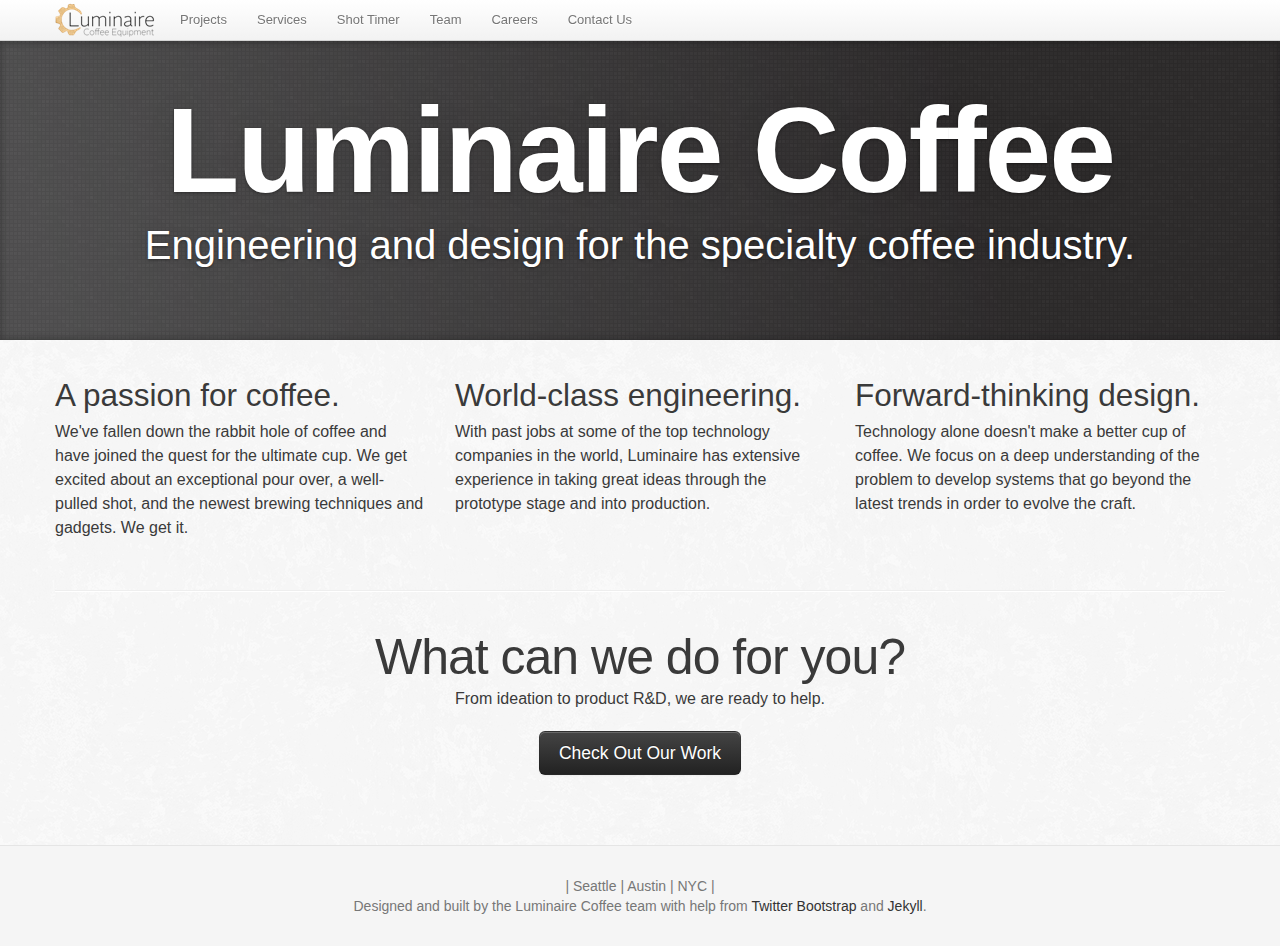
<file: index.html>
<!DOCTYPE html>
<html>
    <head>
      <meta charset="utf-8">
<title>Luminaire Coffee</title>
<meta name="viewport" content="width=device-width, initial-scale=1.0">
<meta name="description" content="">
<meta name="author" content="Luminaire Coffee">

<!-- Le styles -->
<link href="/css/bootstrap.min.css" rel="stylesheet">
<link href="/css/bootstrap-responsive.min.css" rel="stylesheet">
<link href="/css/docs.css" rel="stylesheet">
<link href="/css/style.css" rel="stylesheet">

<!-- Le HTML5 shim, for IE6-8 support of HTML5 elements -->
<!--[if lt IE 9]>
  <script src="http://html5shim.googlecode.com/svn/trunk/html5.js"></script>
<![endif]-->

    <!-- Le fav and touch icons -->
<link rel="shortcut icon" href="/img/luminaire_favicon.ico">
<script src="/js/jquery-1.9.1.min.js"></script>
<script src="/js/bootstrap.min.js"></script>
<!-- Google tag (gtag.js) -->
<script async src="https://www.googletagmanager.com/gtag/js?id=G-8H4TF92ZKD"></script>
<script>
  window.dataLayer = window.dataLayer || [];
  function gtag(){dataLayer.push(arguments);}
  gtag('js', new Date());

  gtag('config', 'G-8H4TF92ZKD');
</script>
<script>
  $(document).ready(function(){
    $('.btn[data-toggle=collapse]').click(function(e){
        e.preventDefault();
        e.stopPropagation();
        if($(this).hasClass('expanded')){
          $('.nav-collapse.collapse.in').hide().removeClass('in');
          $(this).removeClass('expanded');  
        }
        else{
          $(this).addClass('expanded');
          $('.nav-collapse').show();
          $('.nav-collapse').addClass('in');
          $('.nav-collapse').css('height','168px');
        }
        

    });
    // side bar
    $('.bs-docs-sidenav').affix({
      offset: {
        top: function () { 
          return $(window).width() <= 980 ? 280 : 220;
        }
      , bottom: 220
      }
    });
  });
</script>
    </head>
    <body data-spy="scroll" data-target=".bs-docs-sidebar">
      <div class="navbar navbar navbar-fixed-top">
  <div class="navbar-inner">
    <div class="container">
      <a href="/"><img src="/img/luminaire_logo_large.png" class="visible-phone" style="display: inline; width: 100px; margin-left:10px; margin-top:5px; float: left;"></img></a>
      <button type="button" class="btn btn-navbar" data-toggle="collapse" data-target=".nav-collapse">
        <span class="icon-bar"></span>
        <span class="icon-bar"></span>
        <span class="icon-bar"></span>
      </button>
      <div class="nav-collapse collapse">
        <ul class="nav">
          <li><a class="brand hidden-phone" href="/"></a></li>
          
            
              <li class="">
            
            <a href="/projects/">Projects</a></li>
          
            
              <li class="">
            
            <a href="/services/">Services</a></li>
          
            
              <li class="">
            
            <a href="/shottimer/">Shot Timer</a></li>
          
            
              <li class="">
            
            <a href="/team/">Team</a></li>
          
            
              <li class="">
            
            <a href="/careers/">Careers</a></li>
          
            
              <li class="">
            
            <a href="/contact/">Contact Us</a></li>
          
        </ul>
      </div>
    </div>
  </div>
</div>
      <header class="jumbotron masthead" id="overview">
      <div class="container">
        <h1>Luminaire Coffee</h1>
        <p class="lead">Engineering and design for the specialty coffee industry.</p>
      </div>
     </header>
     <div class="container">
       <div class="marketing">
    <div class="marketing-bullet row-fluid">
      <div class="span4">
        <h2>A passion for coffee.</h2>
        <p>We've fallen down the rabbit hole of coffee and have joined the quest for the ultimate cup. We get excited about an exceptional pour over, a well-pulled shot, and the newest brewing techniques and gadgets. We get it.</p>
      </div>
      <div class="span4">
        <h2>World-class engineering.</h2>
        <p>With past jobs at some of the top technology companies in the world, Luminaire has extensive experience in taking great ideas through the prototype stage and into production.</p>
      </div>
      <div class="span4">
        <h2>Forward-thinking design.</h2>
        <p>Technology alone doesn't make a better cup of coffee. We focus on a deep understanding of the problem to develop systems that go beyond the latest trends in order to evolve the craft.</p>
      </div>
    </div>
      <hr class="featurette-divider"> 
    <div class"featurette">
    <h2 class="featurette-heading">What can we do for you?</h2>
    <p class="lead">From ideation to product R&D, we are ready to help.</p>
    <a href="/projects/" class="btn btn-large btn-inverse">Check Out Our Work</a>
    <!-- <a href="mailto:info@luminairecoffee.com" class="btn btn-large btn-inverse">Let's Talk.</a> -->
  </div>
 </div>
      </div>
    </body>
    <footer>
      <footer class="footer">
  <div class="container">
    <p>| Seattle | Austin | NYC |</p>
    <p>Designed and built by the Luminaire Coffee team with help from <a href="http://getbootstrap.com/">Twitter Bootstrap</a> and <a href="http://jekyllrb.com">Jekyll</a>.
    </p>
  </div>
</footer>	
    </footer>

</html>
</file>
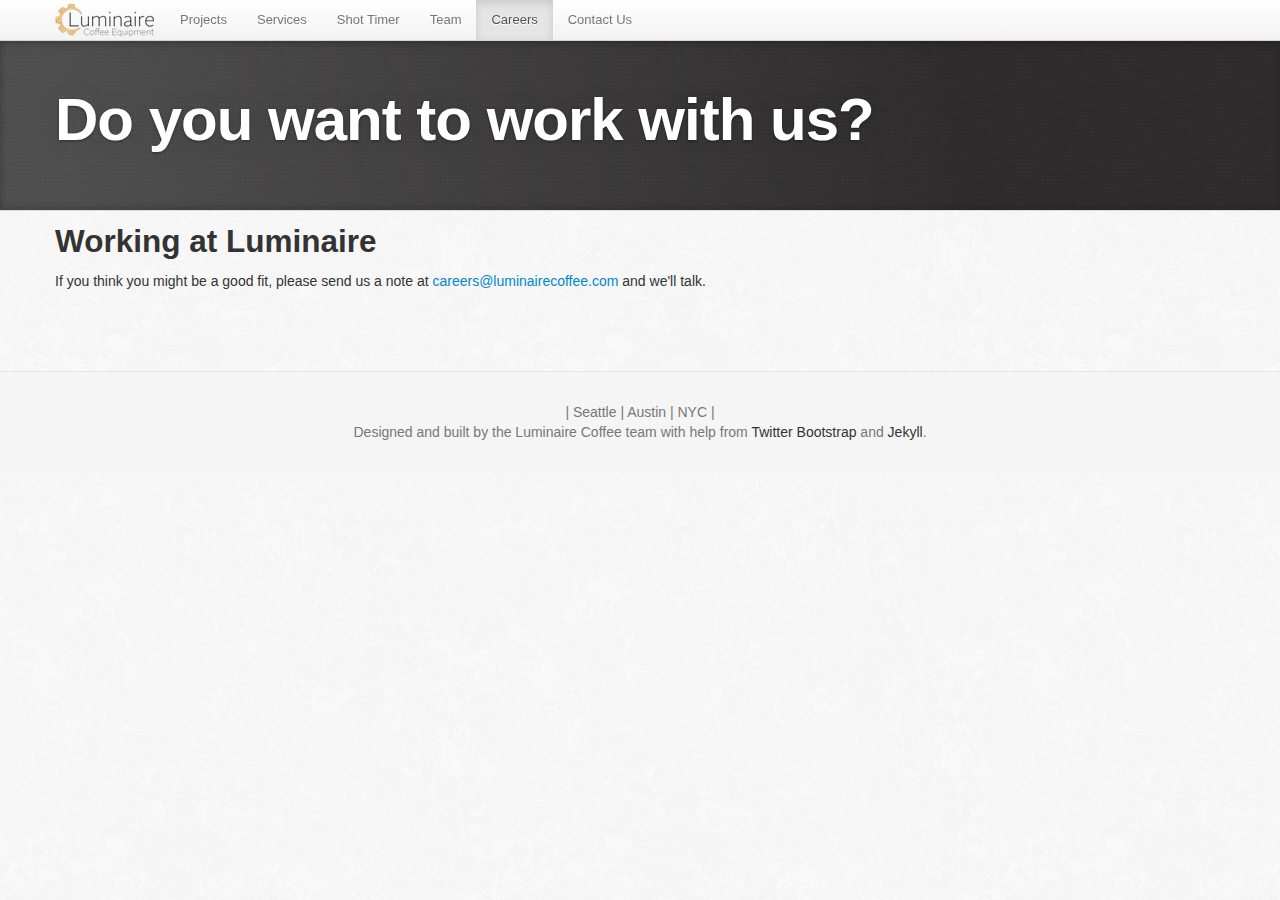
<file: careers/index.html>
<!DOCTYPE html>
<html>
    <head>
      <meta charset="utf-8">
<title>Luminaire Coffee - Careers</title>
<meta name="viewport" content="width=device-width, initial-scale=1.0">
<meta name="description" content="Seeking individuals with a passion for coffee and hardware and firmware design">
<meta name="author" content="Luminaire Coffee">

<!-- Le styles -->
<link href="/css/bootstrap.min.css" rel="stylesheet">
<link href="/css/bootstrap-responsive.min.css" rel="stylesheet">
<link href="/css/docs.css" rel="stylesheet">
<link href="/css/style.css" rel="stylesheet">

<!-- Le HTML5 shim, for IE6-8 support of HTML5 elements -->
<!--[if lt IE 9]>
  <script src="http://html5shim.googlecode.com/svn/trunk/html5.js"></script>
<![endif]-->

    <!-- Le fav and touch icons -->
<link rel="shortcut icon" href="/img/luminaire_favicon.ico">
<script src="/js/jquery-1.9.1.min.js"></script>
<script src="/js/bootstrap.min.js"></script>
<!-- Google tag (gtag.js) -->
<script async src="https://www.googletagmanager.com/gtag/js?id=G-8H4TF92ZKD"></script>
<script>
  window.dataLayer = window.dataLayer || [];
  function gtag(){dataLayer.push(arguments);}
  gtag('js', new Date());

  gtag('config', 'G-8H4TF92ZKD');
</script>
<script>
  $(document).ready(function(){
    $('.btn[data-toggle=collapse]').click(function(e){
        e.preventDefault();
        e.stopPropagation();
        if($(this).hasClass('expanded')){
          $('.nav-collapse.collapse.in').hide().removeClass('in');
          $(this).removeClass('expanded');  
        }
        else{
          $(this).addClass('expanded');
          $('.nav-collapse').show();
          $('.nav-collapse').addClass('in');
          $('.nav-collapse').css('height','168px');
        }
        

    });
    // side bar
    $('.bs-docs-sidenav').affix({
      offset: {
        top: function () { 
          return $(window).width() <= 980 ? 280 : 220;
        }
      , bottom: 220
      }
    });
  });
</script>
    </head>
    <body data-spy="scroll" data-target=".bs-docs-sidebar">
      <div class="navbar navbar navbar-fixed-top">
  <div class="navbar-inner">
    <div class="container">
      <a href="/"><img src="/img/luminaire_logo_large.png" class="visible-phone" style="display: inline; width: 100px; margin-left:10px; margin-top:5px; float: left;"></img></a>
      <button type="button" class="btn btn-navbar" data-toggle="collapse" data-target=".nav-collapse">
        <span class="icon-bar"></span>
        <span class="icon-bar"></span>
        <span class="icon-bar"></span>
      </button>
      <div class="nav-collapse collapse">
        <ul class="nav">
          <li><a class="brand hidden-phone" href="/"></a></li>
          
            
              <li class="">
            
            <a href="/projects/">Projects</a></li>
          
            
              <li class="">
            
            <a href="/services/">Services</a></li>
          
            
              <li class="">
            
            <a href="/shottimer/">Shot Timer</a></li>
          
            
              <li class="">
            
            <a href="/team/">Team</a></li>
          
            
              <li class="active">
            
            <a href="/careers/">Careers</a></li>
          
            
              <li class="">
            
            <a href="/contact/">Contact Us</a></li>
          
        </ul>
      </div>
    </div>
  </div>
</div>
      <header class="jumbotron subhead" id="overview">
      <div class="container">
        <h1>Do you want to work with us?</h1>
        <p class="lead"></p>
      </div>
     </header>
     <div class="container">
      <div class="row-fluid">
    <div class="span9">
    <h2>Working at Luminaire</h2>
    <p>If you think you might be a good fit, please send us a note at <a href="mailto:careers@luminairecoffee.com">careers@luminairecoffee.com</a> and we'll talk.</p>
    </div>
</div>



      </div>
    </body>
    <footer>
      <footer class="footer">
  <div class="container">
    <p>| Seattle | Austin | NYC |</p>
    <p>Designed and built by the Luminaire Coffee team with help from <a href="http://getbootstrap.com/">Twitter Bootstrap</a> and <a href="http://jekyllrb.com">Jekyll</a>.
    </p>
  </div>
</footer>	
    </footer>

</html>
</file>
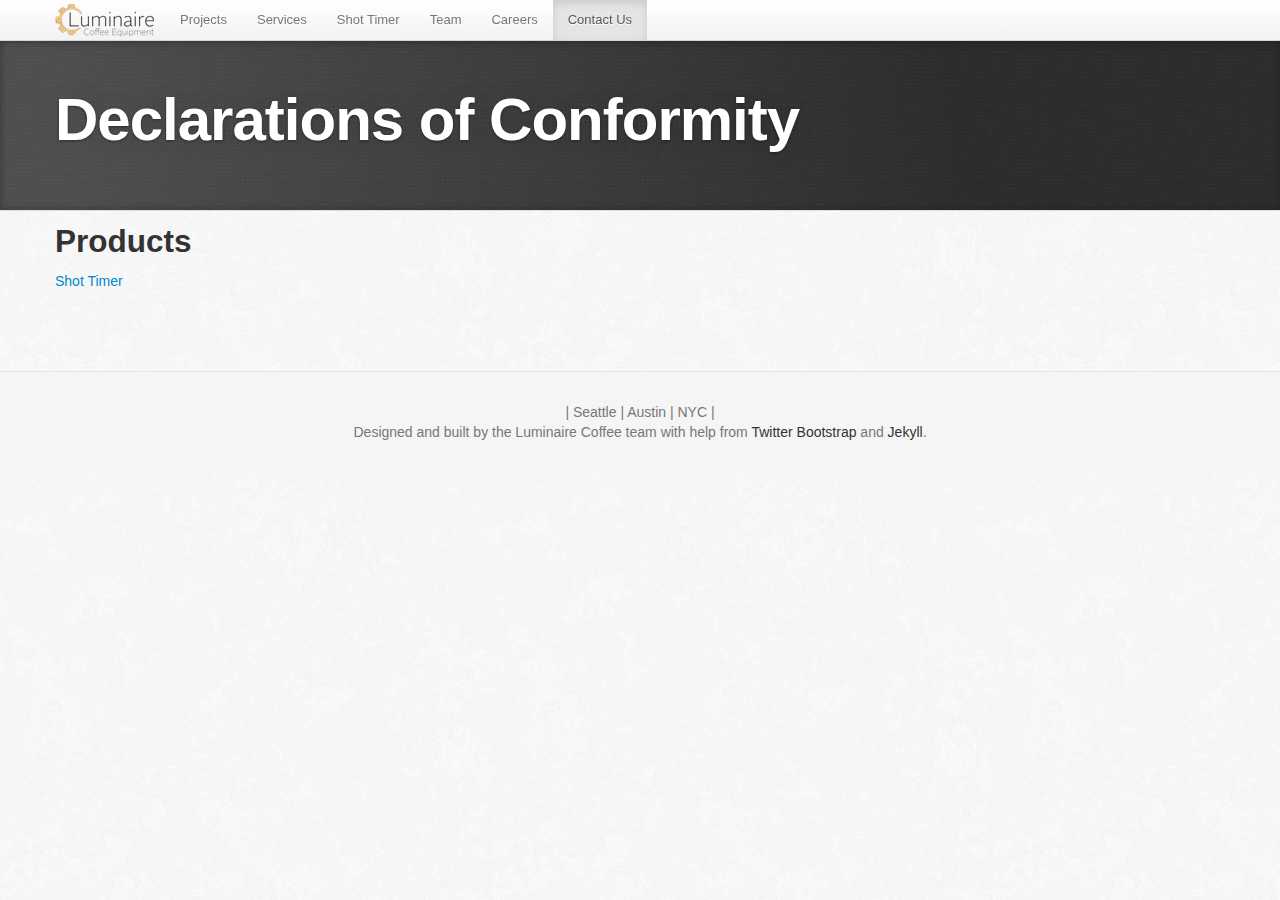
<file: compliance/index.html>
<!DOCTYPE html>
<html>
    <head>
      <meta charset="utf-8">
<title>Luminaire Coffee - Declarations of Conformity</title>
<meta name="viewport" content="width=device-width, initial-scale=1.0">
<meta name="description" content="declarations of conformity">
<meta name="author" content="Luminaire Coffee">

<!-- Le styles -->
<link href="/css/bootstrap.min.css" rel="stylesheet">
<link href="/css/bootstrap-responsive.min.css" rel="stylesheet">
<link href="/css/docs.css" rel="stylesheet">
<link href="/css/style.css" rel="stylesheet">

<!-- Le HTML5 shim, for IE6-8 support of HTML5 elements -->
<!--[if lt IE 9]>
  <script src="http://html5shim.googlecode.com/svn/trunk/html5.js"></script>
<![endif]-->

    <!-- Le fav and touch icons -->
<link rel="shortcut icon" href="/img/luminaire_favicon.ico">
<script src="/js/jquery-1.9.1.min.js"></script>
<script src="/js/bootstrap.min.js"></script>
<!-- Google tag (gtag.js) -->
<script async src="https://www.googletagmanager.com/gtag/js?id=G-8H4TF92ZKD"></script>
<script>
  window.dataLayer = window.dataLayer || [];
  function gtag(){dataLayer.push(arguments);}
  gtag('js', new Date());

  gtag('config', 'G-8H4TF92ZKD');
</script>
<script>
  $(document).ready(function(){
    $('.btn[data-toggle=collapse]').click(function(e){
        e.preventDefault();
        e.stopPropagation();
        if($(this).hasClass('expanded')){
          $('.nav-collapse.collapse.in').hide().removeClass('in');
          $(this).removeClass('expanded');  
        }
        else{
          $(this).addClass('expanded');
          $('.nav-collapse').show();
          $('.nav-collapse').addClass('in');
          $('.nav-collapse').css('height','168px');
        }
        

    });
    // side bar
    $('.bs-docs-sidenav').affix({
      offset: {
        top: function () { 
          return $(window).width() <= 980 ? 280 : 220;
        }
      , bottom: 220
      }
    });
  });
</script>
    </head>
    <body data-spy="scroll" data-target=".bs-docs-sidebar">
      <div class="navbar navbar navbar-fixed-top">
  <div class="navbar-inner">
    <div class="container">
      <a href="/"><img src="/img/luminaire_logo_large.png" class="visible-phone" style="display: inline; width: 100px; margin-left:10px; margin-top:5px; float: left;"></img></a>
      <button type="button" class="btn btn-navbar" data-toggle="collapse" data-target=".nav-collapse">
        <span class="icon-bar"></span>
        <span class="icon-bar"></span>
        <span class="icon-bar"></span>
      </button>
      <div class="nav-collapse collapse">
        <ul class="nav">
          <li><a class="brand hidden-phone" href="/"></a></li>
          
            
              <li class="">
            
            <a href="/projects/">Projects</a></li>
          
            
              <li class="">
            
            <a href="/services/">Services</a></li>
          
            
              <li class="">
            
            <a href="/shottimer/">Shot Timer</a></li>
          
            
              <li class="">
            
            <a href="/team/">Team</a></li>
          
            
              <li class="">
            
            <a href="/careers/">Careers</a></li>
          
            
              <li class="active">
            
            <a href="/contact/">Contact Us</a></li>
          
        </ul>
      </div>
    </div>
  </div>
</div>
      <header class="jumbotron subhead" id="overview">
      <div class="container">
        <h1>Declarations of Conformity</h1>
        <p class="lead"></p>
      </div>
     </header>
     <div class="container">
      <div class="row-fluid">   
  	<div class="span9">
		<h2>Products</h2>
		<p><a href="/img/shottimer-doc-english.pdf" download>Shot Timer</a></p>
	</div>
</div>
      </div>
    </body>
    <footer>
      <footer class="footer">
  <div class="container">
    <p>| Seattle | Austin | NYC |</p>
    <p>Designed and built by the Luminaire Coffee team with help from <a href="http://getbootstrap.com/">Twitter Bootstrap</a> and <a href="http://jekyllrb.com">Jekyll</a>.
    </p>
  </div>
</footer>	
    </footer>

</html>
</file>
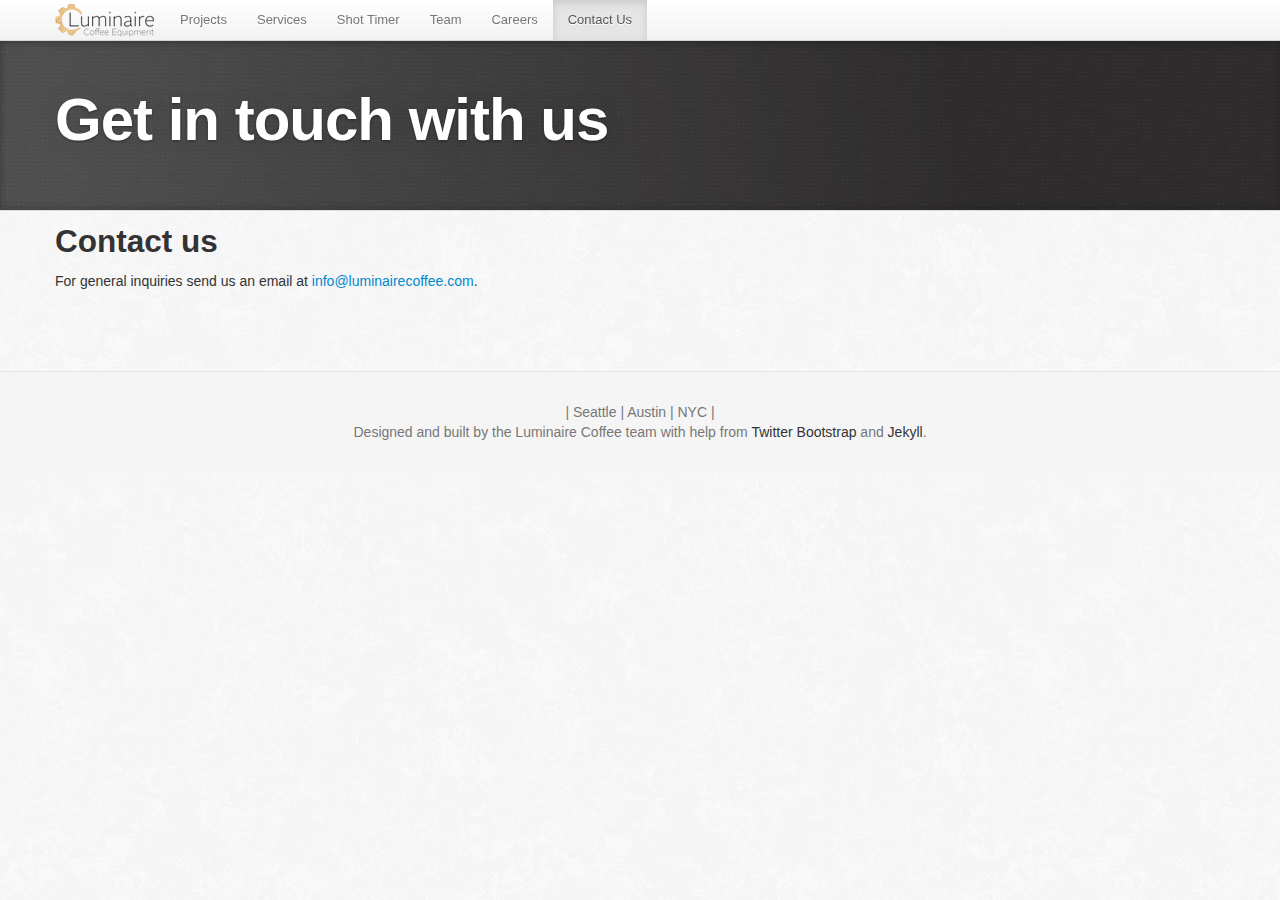
<file: contact/index.html>
<!DOCTYPE html>
<html>
    <head>
      <meta charset="utf-8">
<title>Luminaire Coffee - Contact Us</title>
<meta name="viewport" content="width=device-width, initial-scale=1.0">
<meta name="description" content="Contact us with any questions or inquiries, we'd love to hear from you">
<meta name="author" content="Luminaire Coffee">

<!-- Le styles -->
<link href="/css/bootstrap.min.css" rel="stylesheet">
<link href="/css/bootstrap-responsive.min.css" rel="stylesheet">
<link href="/css/docs.css" rel="stylesheet">
<link href="/css/style.css" rel="stylesheet">

<!-- Le HTML5 shim, for IE6-8 support of HTML5 elements -->
<!--[if lt IE 9]>
  <script src="http://html5shim.googlecode.com/svn/trunk/html5.js"></script>
<![endif]-->

    <!-- Le fav and touch icons -->
<link rel="shortcut icon" href="/img/luminaire_favicon.ico">
<script src="/js/jquery-1.9.1.min.js"></script>
<script src="/js/bootstrap.min.js"></script>
<!-- Google tag (gtag.js) -->
<script async src="https://www.googletagmanager.com/gtag/js?id=G-8H4TF92ZKD"></script>
<script>
  window.dataLayer = window.dataLayer || [];
  function gtag(){dataLayer.push(arguments);}
  gtag('js', new Date());

  gtag('config', 'G-8H4TF92ZKD');
</script>
<script>
  $(document).ready(function(){
    $('.btn[data-toggle=collapse]').click(function(e){
        e.preventDefault();
        e.stopPropagation();
        if($(this).hasClass('expanded')){
          $('.nav-collapse.collapse.in').hide().removeClass('in');
          $(this).removeClass('expanded');  
        }
        else{
          $(this).addClass('expanded');
          $('.nav-collapse').show();
          $('.nav-collapse').addClass('in');
          $('.nav-collapse').css('height','168px');
        }
        

    });
    // side bar
    $('.bs-docs-sidenav').affix({
      offset: {
        top: function () { 
          return $(window).width() <= 980 ? 280 : 220;
        }
      , bottom: 220
      }
    });
  });
</script>
    </head>
    <body data-spy="scroll" data-target=".bs-docs-sidebar">
      <div class="navbar navbar navbar-fixed-top">
  <div class="navbar-inner">
    <div class="container">
      <a href="/"><img src="/img/luminaire_logo_large.png" class="visible-phone" style="display: inline; width: 100px; margin-left:10px; margin-top:5px; float: left;"></img></a>
      <button type="button" class="btn btn-navbar" data-toggle="collapse" data-target=".nav-collapse">
        <span class="icon-bar"></span>
        <span class="icon-bar"></span>
        <span class="icon-bar"></span>
      </button>
      <div class="nav-collapse collapse">
        <ul class="nav">
          <li><a class="brand hidden-phone" href="/"></a></li>
          
            
              <li class="">
            
            <a href="/projects/">Projects</a></li>
          
            
              <li class="">
            
            <a href="/services/">Services</a></li>
          
            
              <li class="">
            
            <a href="/shottimer/">Shot Timer</a></li>
          
            
              <li class="">
            
            <a href="/team/">Team</a></li>
          
            
              <li class="">
            
            <a href="/careers/">Careers</a></li>
          
            
              <li class="active">
            
            <a href="/contact/">Contact Us</a></li>
          
        </ul>
      </div>
    </div>
  </div>
</div>
      <header class="jumbotron subhead" id="overview">
      <div class="container">
        <h1>Get in touch with us</h1>
        <p class="lead"></p>
      </div>
     </header>
     <div class="container">
      <div class="row-fluid">   
  	<div class="span9">
		<h2>Contact us</h2>
		<p>For general inquiries send us an email at <a href="mailto:info@luminairecoffee.com">info@luminairecoffee.com</a>.</p>
	</div>
</div>
      </div>
    </body>
    <footer>
      <footer class="footer">
  <div class="container">
    <p>| Seattle | Austin | NYC |</p>
    <p>Designed and built by the Luminaire Coffee team with help from <a href="http://getbootstrap.com/">Twitter Bootstrap</a> and <a href="http://jekyllrb.com">Jekyll</a>.
    </p>
  </div>
</footer>	
    </footer>

</html>
</file>
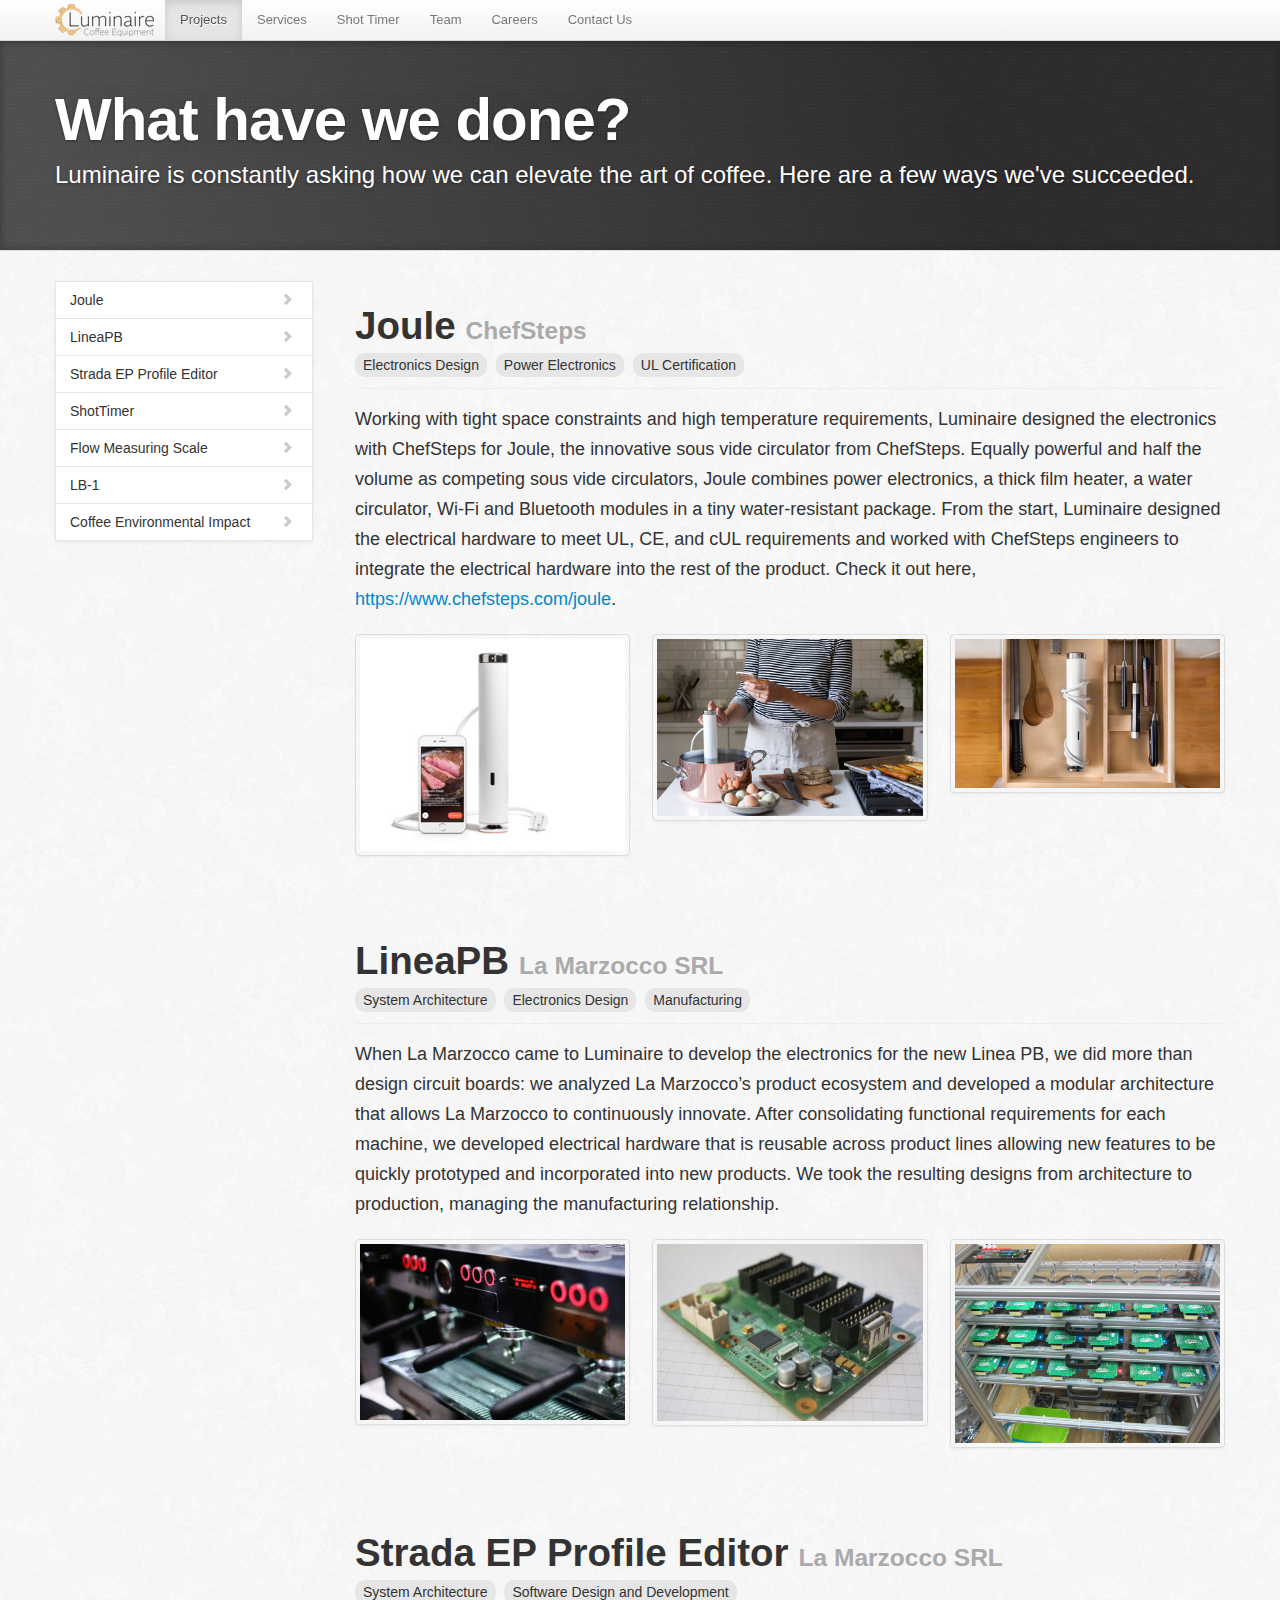
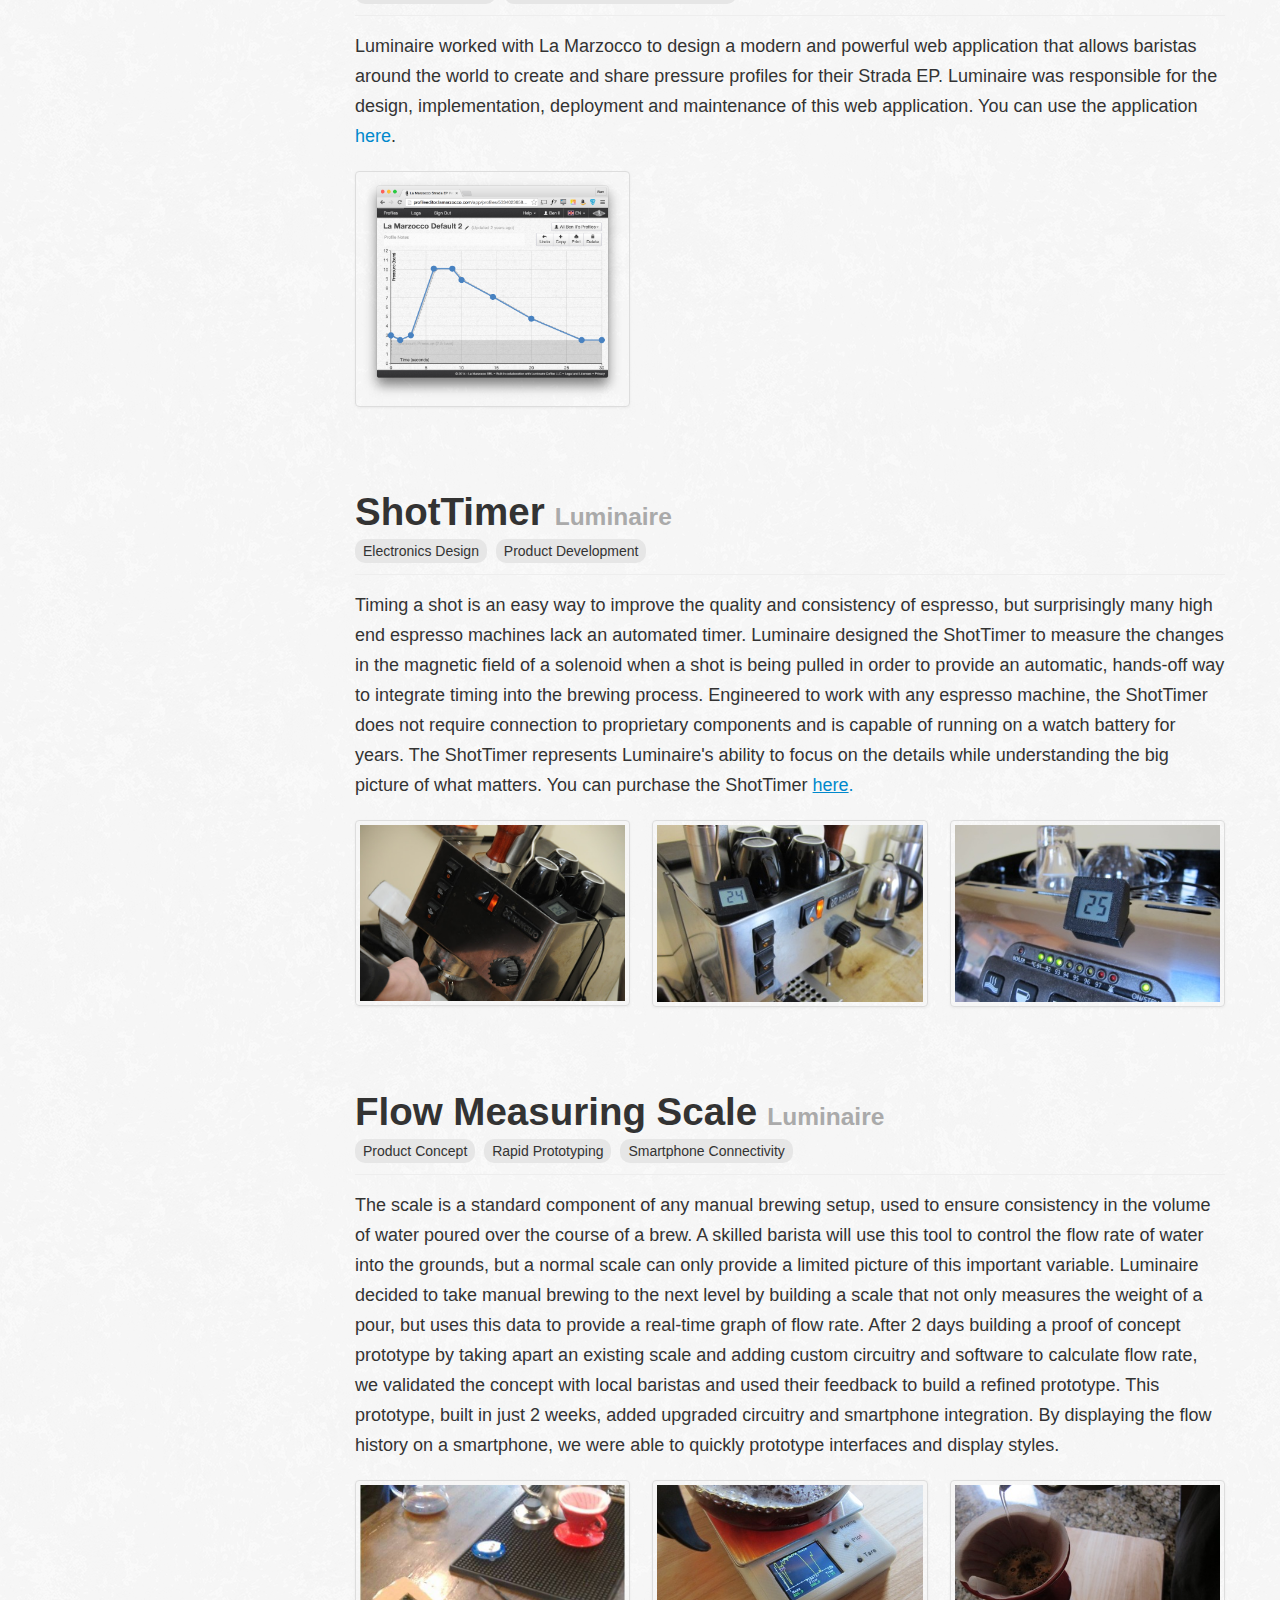
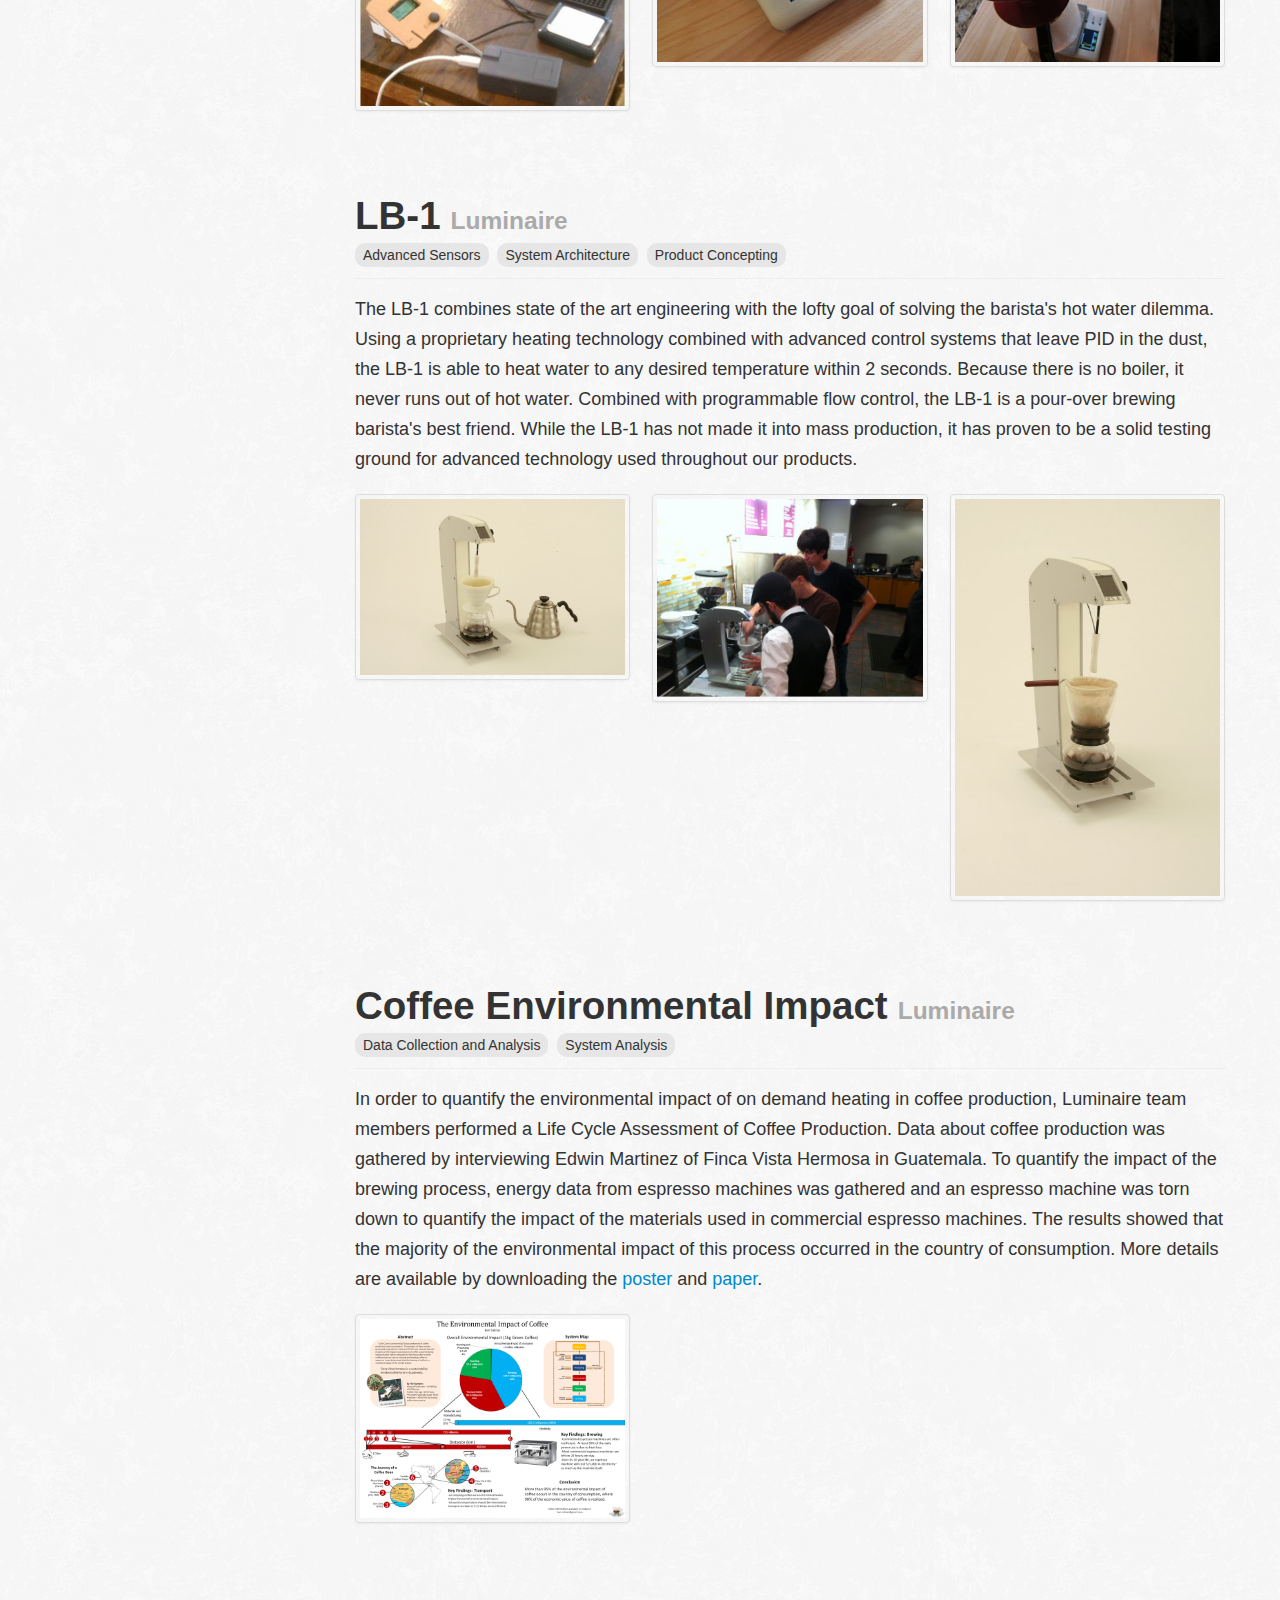
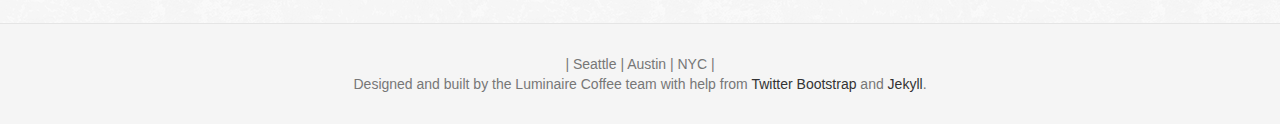
<file: projects/index.html>
<!DOCTYPE html>
<html>
    <head>
      <meta charset="utf-8">
<title>Luminaire Coffee - Projects</title>
<meta name="viewport" content="width=device-width, initial-scale=1.0">
<meta name="description" content="From firmware to hardware design, the Luminaire team can take on a variety of projects">
<meta name="author" content="Luminaire Coffee">

<!-- Le styles -->
<link href="/css/bootstrap.min.css" rel="stylesheet">
<link href="/css/bootstrap-responsive.min.css" rel="stylesheet">
<link href="/css/docs.css" rel="stylesheet">
<link href="/css/style.css" rel="stylesheet">

<!-- Le HTML5 shim, for IE6-8 support of HTML5 elements -->
<!--[if lt IE 9]>
  <script src="http://html5shim.googlecode.com/svn/trunk/html5.js"></script>
<![endif]-->

    <!-- Le fav and touch icons -->
<link rel="shortcut icon" href="/img/luminaire_favicon.ico">
<script src="/js/jquery-1.9.1.min.js"></script>
<script src="/js/bootstrap.min.js"></script>
<!-- Google tag (gtag.js) -->
<script async src="https://www.googletagmanager.com/gtag/js?id=G-8H4TF92ZKD"></script>
<script>
  window.dataLayer = window.dataLayer || [];
  function gtag(){dataLayer.push(arguments);}
  gtag('js', new Date());

  gtag('config', 'G-8H4TF92ZKD');
</script>
<script>
  $(document).ready(function(){
    $('.btn[data-toggle=collapse]').click(function(e){
        e.preventDefault();
        e.stopPropagation();
        if($(this).hasClass('expanded')){
          $('.nav-collapse.collapse.in').hide().removeClass('in');
          $(this).removeClass('expanded');  
        }
        else{
          $(this).addClass('expanded');
          $('.nav-collapse').show();
          $('.nav-collapse').addClass('in');
          $('.nav-collapse').css('height','168px');
        }
        

    });
    // side bar
    $('.bs-docs-sidenav').affix({
      offset: {
        top: function () { 
          return $(window).width() <= 980 ? 280 : 220;
        }
      , bottom: 220
      }
    });
  });
</script>
    </head>
    <body data-spy="scroll" data-target=".bs-docs-sidebar">
      <div class="navbar navbar navbar-fixed-top">
  <div class="navbar-inner">
    <div class="container">
      <a href="/"><img src="/img/luminaire_logo_large.png" class="visible-phone" style="display: inline; width: 100px; margin-left:10px; margin-top:5px; float: left;"></img></a>
      <button type="button" class="btn btn-navbar" data-toggle="collapse" data-target=".nav-collapse">
        <span class="icon-bar"></span>
        <span class="icon-bar"></span>
        <span class="icon-bar"></span>
      </button>
      <div class="nav-collapse collapse">
        <ul class="nav">
          <li><a class="brand hidden-phone" href="/"></a></li>
          
            
              <li class="active">
            
            <a href="/projects/">Projects</a></li>
          
            
              <li class="">
            
            <a href="/services/">Services</a></li>
          
            
              <li class="">
            
            <a href="/shottimer/">Shot Timer</a></li>
          
            
              <li class="">
            
            <a href="/team/">Team</a></li>
          
            
              <li class="">
            
            <a href="/careers/">Careers</a></li>
          
            
              <li class="">
            
            <a href="/contact/">Contact Us</a></li>
          
        </ul>
      </div>
    </div>
  </div>
</div>
      <header class="jumbotron subhead" id="overview">
      <div class="container">
        <h1>What have we done?</h1>
        <p class="lead">Luminaire is constantly asking how we can elevate the art of coffee. Here are a few ways we've succeeded.</p>
      </div>
     </header>
     <div class="container">
      <div class="row-fluid">   
<div class="span3 bs-docs-sidebar hidden-phone" id="sidenavContainer">
	 <ul class="nav nav-list bs-docs-sidenav">
		
			
				<li><a href="#project_Joule"><i class="icon-chevron-right"></i> Joule</a></li>
			
		
			
				<li><a href="#project_lineaPB"><i class="icon-chevron-right"></i> LineaPB</a></li>
			
		
			
				<li><a href="#project_StradaWebApp"><i class="icon-chevron-right"></i> Strada EP Profile Editor</a></li>
			
		
			
				<li><a href="#project_shottimer"><i class="icon-chevron-right"></i> ShotTimer</a></li>
			
		
			
				<li><a href="#project_flowscale"><i class="icon-chevron-right"></i> Flow Measuring Scale</a></li>
			
		
			
				<li><a href="#project_lb1"><i class="icon-chevron-right"></i> LB-1</a></li>
			
		
			
		
			
				<li><a href="#project_lca"><i class="icon-chevron-right"></i> Coffee Environmental Impact</a></li>
			
		
	</ul>
</div>
 
  	<div class="span9">
    	
    		
			<section id="project_Joule">
			  <div class="page-header">
			    <h1 class="project-header">Joule</h1><h3 class="company-name">ChefSteps</h3>
			    <div>
			    
			        <span class="label label-luminaire">Electronics Design</span>
			    
			        <span class="label label-luminaire">Power Electronics</span>
			    
			        <span class="label label-luminaire">UL Certification</span>
			    
			    </div>
			  </div>
			  <div class="row-fluid">
			    <div class="span12">
			      <p class="lead">Working with tight space constraints and high temperature requirements, Luminaire designed the electronics with ChefSteps for Joule, the innovative sous vide circulator from ChefSteps. Equally powerful and half the volume as competing sous vide circulators, Joule combines power electronics, a thick film heater, a water circulator, Wi-Fi and Bluetooth modules in a tiny water-resistant package. From the start, Luminaire designed the electrical hardware to meet UL, CE, and cUL requirements and worked with ChefSteps engineers to integrate the electrical hardware into the rest of the product. Check it out here, <a taget="_blank" href="https://www.chefsteps.com/joule">https://www.chefsteps.com/joule</a>.</p>
			    </div>
			  </div>
			  <div class="row-fluid">
			    <ul class="thumbnails">
			    
			      <li class="span4">
			        <span class="thumbnail">
			          <img class="project_image" src="/img/Joule-silhouette-iPhone-steak.jpg" alt="">
			        </span>
			      </li>
			    
			      <li class="span4">
			        <span class="thumbnail">
			          <img class="project_image" src="/img/joule_S3A8365.jpg" alt="">
			        </span>
			      </li>
			    
			      <li class="span4">
			        <span class="thumbnail">
			          <img class="project_image" src="/img/Joule-6-drawer.jpg" alt="">
			        </span>
			      </li>
			    
			    </ul>
			  </div>
			</section>
			
		
    		
			<section id="project_lineaPB">
			  <div class="page-header">
			    <h1 class="project-header">LineaPB</h1><h3 class="company-name">La Marzocco SRL</h3>
			    <div>
			    
			        <span class="label label-luminaire">System Architecture</span>
			    
			        <span class="label label-luminaire">Electronics Design</span>
			    
			        <span class="label label-luminaire">Manufacturing</span>
			    
			    </div>
			  </div>
			  <div class="row-fluid">
			    <div class="span12">
			      <p class="lead">When La Marzocco came to Luminaire to develop the electronics for the new Linea PB, we did more than design circuit boards: we analyzed La Marzocco’s product ecosystem and developed a modular architecture that allows La Marzocco to continuously innovate. After consolidating functional requirements for each machine, we developed electrical hardware that is reusable across product lines allowing new features to be quickly prototyped and incorporated into new products. We took the resulting designs from architecture to production, managing the manufacturing relationship.</p>
			    </div>
			  </div>
			  <div class="row-fluid">
			    <ul class="thumbnails">
			    
			      <li class="span4">
			        <span class="thumbnail">
			          <img class="project_image" src="/img/lineapb_5.jpg" alt="">
			        </span>
			      </li>
			    
			      <li class="span4">
			        <span class="thumbnail">
			          <img class="project_image" src="/img/lineapb_2.jpg" alt="">
			        </span>
			      </li>
			    
			      <li class="span4">
			        <span class="thumbnail">
			          <img class="project_image" src="/img/test_racks_01.jpg" alt="">
			        </span>
			      </li>
			    
			    </ul>
			  </div>
			</section>
			
		
    		
			<section id="project_StradaWebApp">
			  <div class="page-header">
			    <h1 class="project-header">Strada EP Profile Editor</h1><h3 class="company-name">La Marzocco SRL</h3>
			    <div>
			    
			        <span class="label label-luminaire">System Architecture</span>
			    
			        <span class="label label-luminaire">Software Design and Development</span>
			    
			    </div>
			  </div>
			  <div class="row-fluid">
			    <div class="span12">
			      <p class="lead">Luminaire worked with La Marzocco to design a modern and powerful web application that allows baristas around the world to create and share pressure profiles for their Strada EP. Luminaire was responsible for the design, implementation, deployment and maintenance of this web application. You can use the application <a taget="_blank" href="http://profileeditor.lamarzocco.com">here</a>.</p>
			    </div>
			  </div>
			  <div class="row-fluid">
			    <ul class="thumbnails">
			    
			      <li class="span4">
			        <span class="thumbnail">
			          <img class="project_image" src="/img/profileeditor_1.png" alt="">
			        </span>
			      </li>
			    
			    </ul>
			  </div>
			</section>
			
		
    		
			<section id="project_shottimer">
			  <div class="page-header">
			    <h1 class="project-header">ShotTimer</h1><h3 class="company-name">Luminaire</h3>
			    <div>
			    
			        <span class="label label-luminaire">Electronics Design</span>
			    
			        <span class="label label-luminaire">Product Development</span>
			    
			    </div>
			  </div>
			  <div class="row-fluid">
			    <div class="span12">
			      <p class="lead">Timing a shot is an easy way to improve the quality and consistency of espresso, but surprisingly many high end espresso machines lack an automated timer. Luminaire designed the ShotTimer to measure the changes in the magnetic field of a solenoid when a shot is being pulled in order to provide an automatic, hands-off way to integrate timing into the brewing process. Engineered to work with any espresso machine, the ShotTimer does not require connection to proprietary components and is capable of running on a watch battery for years. The ShotTimer represents Luminaire's ability to focus on the details while understanding the big picture of what matters. You can purchase the ShotTimer <a href="/shottimer"> <u>here</u>. </a></p>
			    </div>
			  </div>
			  <div class="row-fluid">
			    <ul class="thumbnails">
			    
			      <li class="span4">
			        <span class="thumbnail">
			          <img class="project_image" src="/img/shot_timer_01.jpg" alt="">
			        </span>
			      </li>
			    
			      <li class="span4">
			        <span class="thumbnail">
			          <img class="project_image" src="/img/shot_timer_02.jpg" alt="">
			        </span>
			      </li>
			    
			      <li class="span4">
			        <span class="thumbnail">
			          <img class="project_image" src="/img/shot_timer_03.jpg" alt="">
			        </span>
			      </li>
			    
			    </ul>
			  </div>
			</section>
			
		
    		
			<section id="project_flowscale">
			  <div class="page-header">
			    <h1 class="project-header">Flow Measuring Scale</h1><h3 class="company-name">Luminaire</h3>
			    <div>
			    
			        <span class="label label-luminaire">Product Concept</span>
			    
			        <span class="label label-luminaire">Rapid Prototyping</span>
			    
			        <span class="label label-luminaire">Smartphone Connectivity</span>
			    
			    </div>
			  </div>
			  <div class="row-fluid">
			    <div class="span12">
			      <p class="lead">The scale is a standard component of any manual brewing setup, used to ensure consistency in the volume of water poured over the course of a brew. A skilled barista will use this tool to control the flow rate of water into the grounds, but a normal scale can only provide a limited picture of this important variable. Luminaire decided to take manual brewing to the next level by building a scale that not only measures the weight of a pour, but uses this data to provide a real-time graph of flow rate. After 2 days building a proof of concept prototype by taking apart an existing scale and adding custom circuitry and software to calculate flow rate, we validated the concept with local baristas and used their feedback to build a refined prototype. This prototype, built in just 2 weeks, added upgraded circuitry and smartphone integration. By displaying the flow history on a smartphone, we were able to quickly prototype interfaces and display styles.</p>
			    </div>
			  </div>
			  <div class="row-fluid">
			    <ul class="thumbnails">
			    
			      <li class="span4">
			        <span class="thumbnail">
			          <img class="project_image" src="/img/scale_0.jpg" alt="">
			        </span>
			      </li>
			    
			      <li class="span4">
			        <span class="thumbnail">
			          <img class="project_image" src="/img/scale_1.jpg" alt="">
			        </span>
			      </li>
			    
			      <li class="span4">
			        <span class="thumbnail">
			          <img class="project_image" src="/img/scale_2.jpg" alt="">
			        </span>
			      </li>
			    
			    </ul>
			  </div>
			</section>
			
		
    		
			<section id="project_lb1">
			  <div class="page-header">
			    <h1 class="project-header">LB-1</h1><h3 class="company-name">Luminaire</h3>
			    <div>
			    
			        <span class="label label-luminaire">Advanced Sensors</span>
			    
			        <span class="label label-luminaire">System Architecture</span>
			    
			        <span class="label label-luminaire">Product Concepting</span>
			    
			    </div>
			  </div>
			  <div class="row-fluid">
			    <div class="span12">
			      <p class="lead">The LB-1 combines state of the art engineering with the lofty goal of solving the barista's hot water dilemma. Using a proprietary heating technology combined with advanced control systems that leave PID in the dust, the LB-1 is able to heat water to any desired temperature within 2 seconds. Because there is no boiler, it never runs out of hot water. Combined with programmable flow control, the LB-1 is a pour-over brewing barista's best friend. While the LB-1 has not made it into mass production, it has proven to be a solid testing ground for advanced technology used throughout our products.</p>
			    </div>
			  </div>
			  <div class="row-fluid">
			    <ul class="thumbnails">
			    
			      <li class="span4">
			        <span class="thumbnail">
			          <img class="project_image" src="/img/lb1_kettle.jpg" alt="">
			        </span>
			      </li>
			    
			      <li class="span4">
			        <span class="thumbnail">
			          <img class="project_image" src="/img/worldbean.jpg" alt="">
			        </span>
			      </li>
			    
			      <li class="span4">
			        <span class="thumbnail">
			          <img class="project_image" src="/img/lb1_woodneck.jpg" alt="">
			        </span>
			      </li>
			    
			    </ul>
			  </div>
			</section>
			
		
    		
		
    		
			<section id="project_lca">
			  <div class="page-header">
			    <h1 class="project-header">Coffee Environmental Impact</h1><h3 class="company-name">Luminaire</h3>
			    <div>
			    
			        <span class="label label-luminaire">Data Collection and Analysis</span>
			    
			        <span class="label label-luminaire">System Analysis</span>
			    
			    </div>
			  </div>
			  <div class="row-fluid">
			    <div class="span12">
			      <p class="lead">In order to quantify the environmental impact of on demand heating in coffee production, Luminaire team members performed a Life Cycle Assessment of Coffee Production. Data about coffee production was gathered by interviewing Edwin Martinez of Finca Vista Hermosa in Guatemala. To quantify the impact of the brewing process, energy data from espresso machines was gathered and an espresso machine was torn down to quantify the impact of the materials used in commercial espresso machines. The results showed that the majority of the environmental impact of this process        occurred in the country of consumption. More details are available by downloading the <a href='../img/lca_poster.pdf'>poster</a> and <a href='../img/lca_paper.pdf'>paper</a>.</p>
			    </div>
			  </div>
			  <div class="row-fluid">
			    <ul class="thumbnails">
			    
			      <li class="span4">
			        <span class="thumbnail">
			          <img class="project_image" src="/img/lca_poster.jpg" alt="">
			        </span>
			      </li>
			    
			    </ul>
			  </div>
			</section>
			
		
	</div>
</div>


      </div>
    </body>
    <footer>
      <footer class="footer">
  <div class="container">
    <p>| Seattle | Austin | NYC |</p>
    <p>Designed and built by the Luminaire Coffee team with help from <a href="http://getbootstrap.com/">Twitter Bootstrap</a> and <a href="http://jekyllrb.com">Jekyll</a>.
    </p>
  </div>
</footer>	
    </footer>

</html>
</file>
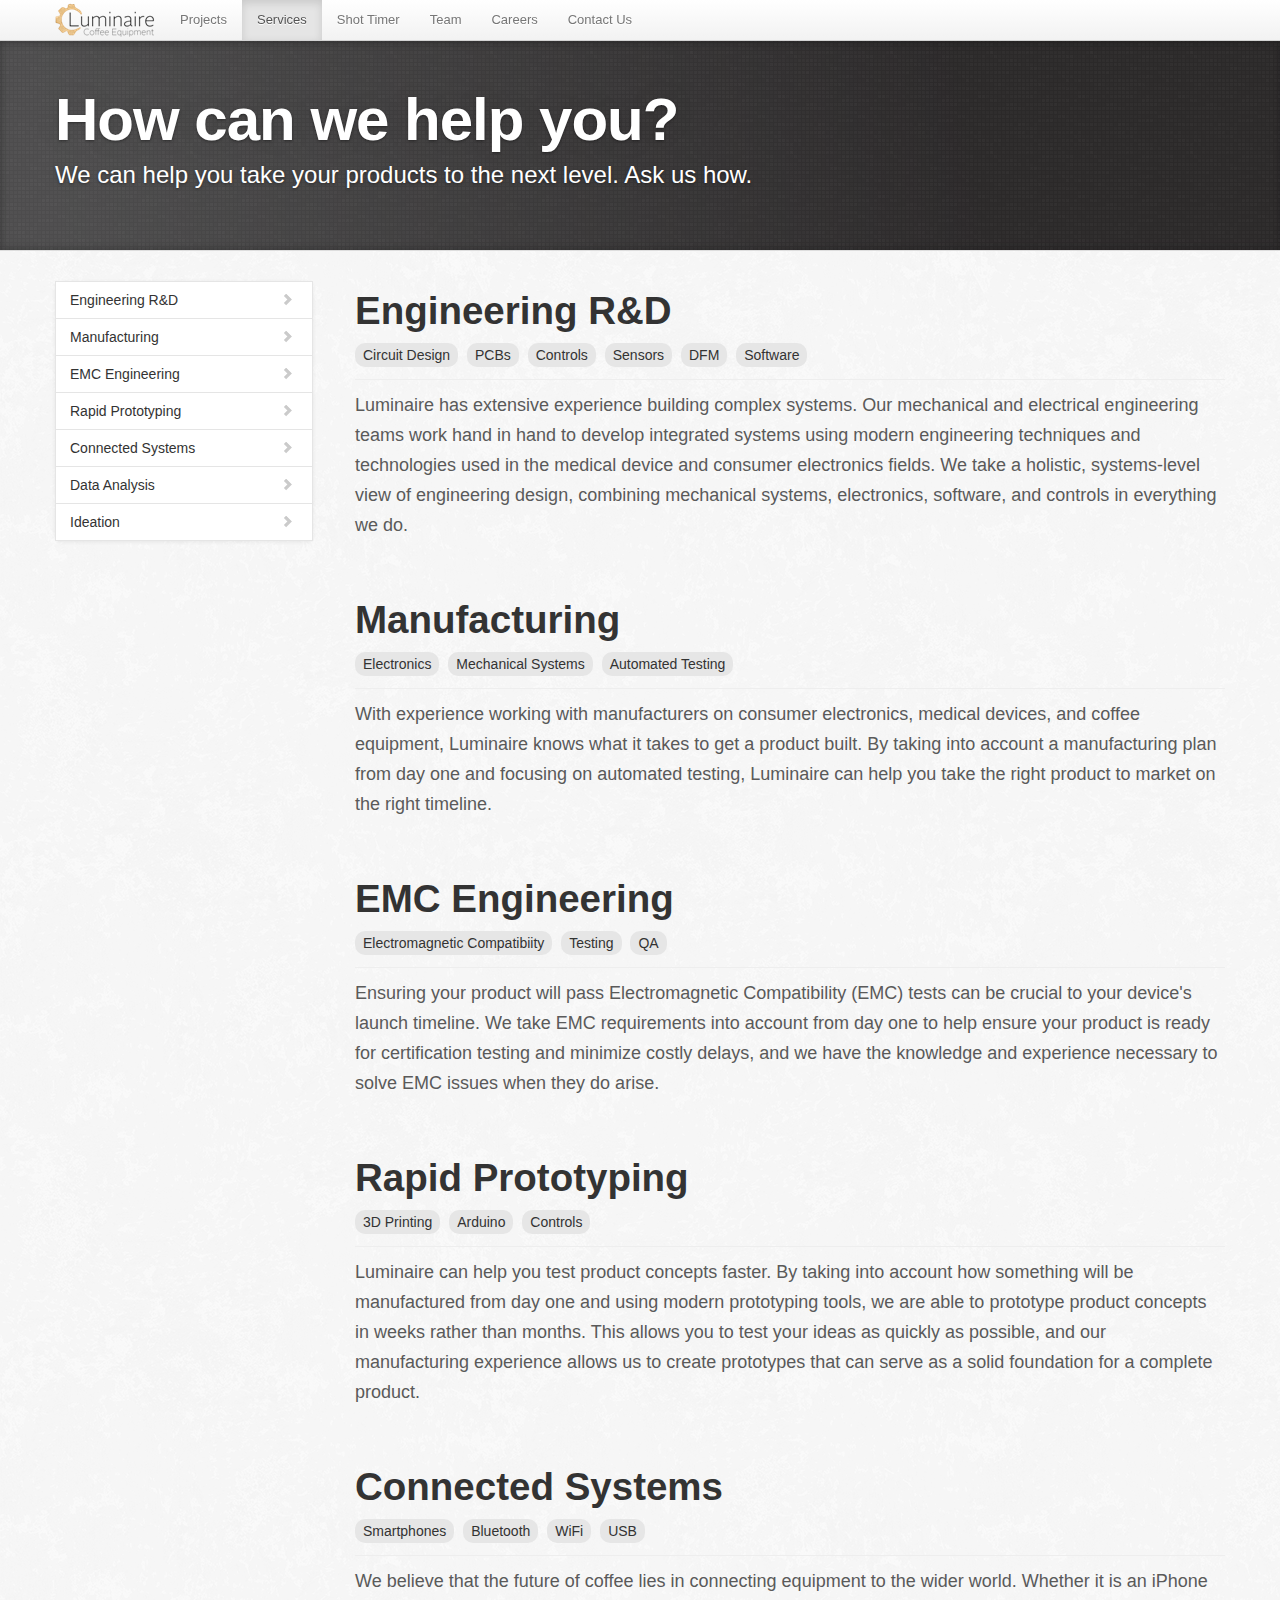
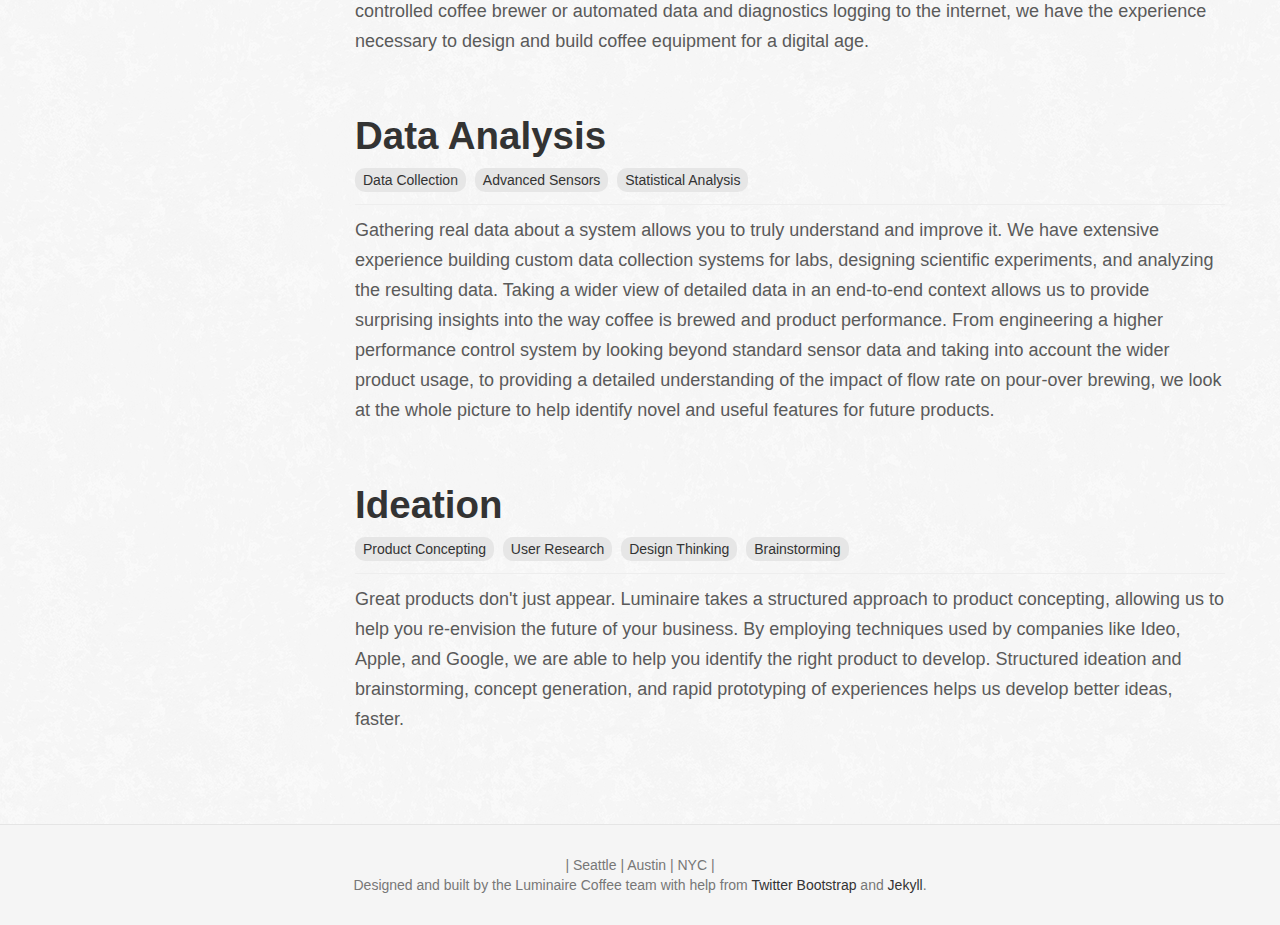
<file: services/index.html>
<!DOCTYPE html>
<html>
    <head>
      <meta charset="utf-8">
<title>Luminaire Coffee - Services</title>
<meta name="viewport" content="width=device-width, initial-scale=1.0">
<meta name="description" content="We can help with engineering R&D, rapid prototyping, system design, and data analysis">
<meta name="author" content="Luminaire Coffee">

<!-- Le styles -->
<link href="/css/bootstrap.min.css" rel="stylesheet">
<link href="/css/bootstrap-responsive.min.css" rel="stylesheet">
<link href="/css/docs.css" rel="stylesheet">
<link href="/css/style.css" rel="stylesheet">

<!-- Le HTML5 shim, for IE6-8 support of HTML5 elements -->
<!--[if lt IE 9]>
  <script src="http://html5shim.googlecode.com/svn/trunk/html5.js"></script>
<![endif]-->

    <!-- Le fav and touch icons -->
<link rel="shortcut icon" href="/img/luminaire_favicon.ico">
<script src="/js/jquery-1.9.1.min.js"></script>
<script src="/js/bootstrap.min.js"></script>
<!-- Google tag (gtag.js) -->
<script async src="https://www.googletagmanager.com/gtag/js?id=G-8H4TF92ZKD"></script>
<script>
  window.dataLayer = window.dataLayer || [];
  function gtag(){dataLayer.push(arguments);}
  gtag('js', new Date());

  gtag('config', 'G-8H4TF92ZKD');
</script>
<script>
  $(document).ready(function(){
    $('.btn[data-toggle=collapse]').click(function(e){
        e.preventDefault();
        e.stopPropagation();
        if($(this).hasClass('expanded')){
          $('.nav-collapse.collapse.in').hide().removeClass('in');
          $(this).removeClass('expanded');  
        }
        else{
          $(this).addClass('expanded');
          $('.nav-collapse').show();
          $('.nav-collapse').addClass('in');
          $('.nav-collapse').css('height','168px');
        }
        

    });
    // side bar
    $('.bs-docs-sidenav').affix({
      offset: {
        top: function () { 
          return $(window).width() <= 980 ? 280 : 220;
        }
      , bottom: 220
      }
    });
  });
</script>
    </head>
    <body data-spy="scroll" data-target=".bs-docs-sidebar">
      <div class="navbar navbar navbar-fixed-top">
  <div class="navbar-inner">
    <div class="container">
      <a href="/"><img src="/img/luminaire_logo_large.png" class="visible-phone" style="display: inline; width: 100px; margin-left:10px; margin-top:5px; float: left;"></img></a>
      <button type="button" class="btn btn-navbar" data-toggle="collapse" data-target=".nav-collapse">
        <span class="icon-bar"></span>
        <span class="icon-bar"></span>
        <span class="icon-bar"></span>
      </button>
      <div class="nav-collapse collapse">
        <ul class="nav">
          <li><a class="brand hidden-phone" href="/"></a></li>
          
            
              <li class="">
            
            <a href="/projects/">Projects</a></li>
          
            
              <li class="active">
            
            <a href="/services/">Services</a></li>
          
            
              <li class="">
            
            <a href="/shottimer/">Shot Timer</a></li>
          
            
              <li class="">
            
            <a href="/team/">Team</a></li>
          
            
              <li class="">
            
            <a href="/careers/">Careers</a></li>
          
            
              <li class="">
            
            <a href="/contact/">Contact Us</a></li>
          
        </ul>
      </div>
    </div>
  </div>
</div>
      <header class="jumbotron subhead" id="overview">
      <div class="container">
        <h1>How can we help you?</h1>
        <p class="lead">We can help you take your products to the next level. Ask us how.</p>
      </div>
     </header>
     <div class="container">
      <div class="row-fluid">   
<div class="span3 bs-docs-sidebar hidden-phone" id="sidenavContainer">
	 <ul class="nav nav-list bs-docs-sidenav">
		
			
				<li><a href="#engineering"><i class="icon-chevron-right"></i> Engineering R&D</a></li>
			
		
			
				<li><a href="#manufacturing"><i class="icon-chevron-right"></i> Manufacturing</a></li>
			
		
			
				<li><a href="#emc"><i class="icon-chevron-right"></i> EMC Engineering</a></li>
			
		
			
				<li><a href="#prototyping"><i class="icon-chevron-right"></i> Rapid Prototyping</a></li>
			
		
			
				<li><a href="#connected"><i class="icon-chevron-right"></i> Connected Systems</a></li>
			
		
			
				<li><a href="#data"><i class="icon-chevron-right"></i> Data Analysis</a></li>
			
		
			
				<li><a href="#ideation"><i class="icon-chevron-right"></i> Ideation</a></li>
			
		
	</ul>
</div>
 
  	<div class="span9">
    	
		   <section id="engineering">
		      <div class="services-header">
		        <h1>Engineering R&D</h1>
		        
		        <span class="label label-luminaire">Circuit Design</span>
		        
		        <span class="label label-luminaire">PCBs</span>
		        
		        <span class="label label-luminaire">Controls</span>
		        
		        <span class="label label-luminaire">Sensors</span>
		        
		        <span class="label label-luminaire">DFM</span>
		        
		        <span class="label label-luminaire">Software</span>
		        
		      </div>
		      <p class="lead">Luminaire has extensive experience building complex systems. Our mechanical and electrical engineering teams work hand in hand to develop integrated systems using modern engineering techniques and technologies used in the medical device and consumer electronics fields. We take a holistic, systems-level view of engineering design, combining mechanical systems, electronics, software, and controls in everything we do.
</p>        
		    </section>
		  
		   <section id="manufacturing">
		      <div class="services-header">
		        <h1>Manufacturing</h1>
		        
		        <span class="label label-luminaire">Electronics</span>
		        
		        <span class="label label-luminaire">Mechanical Systems</span>
		        
		        <span class="label label-luminaire">Automated Testing</span>
		        
		      </div>
		      <p class="lead">With experience working with manufacturers on consumer electronics, medical devices, and coffee equipment, Luminaire knows what it takes to get a product built. By taking into account a manufacturing plan from day one and focusing on automated testing, Luminaire can help you take the right product to market on the right timeline.
</p>        
		    </section>
		  
		   <section id="emc">
		      <div class="services-header">
		        <h1>EMC Engineering</h1>
		        
		        <span class="label label-luminaire">Electromagnetic Compatibiity</span>
		        
		        <span class="label label-luminaire">Testing</span>
		        
		        <span class="label label-luminaire">QA</span>
		        
		      </div>
		      <p class="lead">Ensuring your product will pass Electromagnetic Compatibility (EMC) tests can be crucial to your device's launch timeline. We take EMC requirements into account from day one to help ensure your product is ready for certification testing and minimize costly delays, and we have the knowledge and experience necessary to solve EMC issues when they do arise.
</p>        
		    </section>
		  
		   <section id="prototyping">
		      <div class="services-header">
		        <h1>Rapid Prototyping</h1>
		        
		        <span class="label label-luminaire">3D Printing</span>
		        
		        <span class="label label-luminaire">Arduino</span>
		        
		        <span class="label label-luminaire">Controls</span>
		        
		      </div>
		      <p class="lead">Luminaire can help you test product concepts faster. By taking into account how something will be manufactured from day one and using modern prototyping tools, we are able to prototype product concepts in weeks rather than months. This allows you to test your ideas as quickly as possible, and our manufacturing experience allows us to create prototypes that can serve as a solid foundation for a complete product.
</p>        
		    </section>
		  
		   <section id="connected">
		      <div class="services-header">
		        <h1>Connected Systems</h1>
		        
		        <span class="label label-luminaire">Smartphones</span>
		        
		        <span class="label label-luminaire">Bluetooth</span>
		        
		        <span class="label label-luminaire">WiFi</span>
		        
		        <span class="label label-luminaire">USB</span>
		        
		      </div>
		      <p class="lead">We believe that the future of coffee lies in connecting equipment to the wider world. Whether it is an iPhone controlled coffee brewer or automated data and diagnostics logging to the internet, we have the experience necessary to design and build coffee equipment for a digital age.
</p>        
		    </section>
		  
		   <section id="data">
		      <div class="services-header">
		        <h1>Data Analysis</h1>
		        
		        <span class="label label-luminaire">Data Collection</span>
		        
		        <span class="label label-luminaire">Advanced Sensors</span>
		        
		        <span class="label label-luminaire">Statistical Analysis</span>
		        
		      </div>
		      <p class="lead">Gathering real data about a system allows you to truly understand and improve it. We have extensive experience building custom data collection systems for labs, designing scientific experiments, and analyzing the resulting data. Taking a wider view of detailed data in an end-to-end context allows us to provide surprising insights into the way coffee is brewed and product performance. From engineering a higher performance control system by looking beyond standard sensor data and taking into account the wider product usage, to providing a detailed understanding of the impact of flow rate on pour-over brewing, we look at the whole picture to help identify novel and useful features for future products.
</p>        
		    </section>
		  
		   <section id="ideation">
		      <div class="services-header">
		        <h1>Ideation</h1>
		        
		        <span class="label label-luminaire">Product Concepting</span>
		        
		        <span class="label label-luminaire">User Research</span>
		        
		        <span class="label label-luminaire">Design Thinking</span>
		        
		        <span class="label label-luminaire">Brainstorming</span>
		        
		      </div>
		      <p class="lead">Great products don't just appear. Luminaire takes a structured approach to product concepting, allowing us to help you re-envision the future of your business. By employing techniques used by companies like Ideo, Apple, and Google, we are able to help you identify the right product to develop. Structured ideation and brainstorming, concept generation, and rapid prototyping of experiences helps us develop better ideas, faster.
</p>        
		    </section>
		  
	</div>
</div>
      </div>
    </body>
    <footer>
      <footer class="footer">
  <div class="container">
    <p>| Seattle | Austin | NYC |</p>
    <p>Designed and built by the Luminaire Coffee team with help from <a href="http://getbootstrap.com/">Twitter Bootstrap</a> and <a href="http://jekyllrb.com">Jekyll</a>.
    </p>
  </div>
</footer>	
    </footer>

</html>
</file>
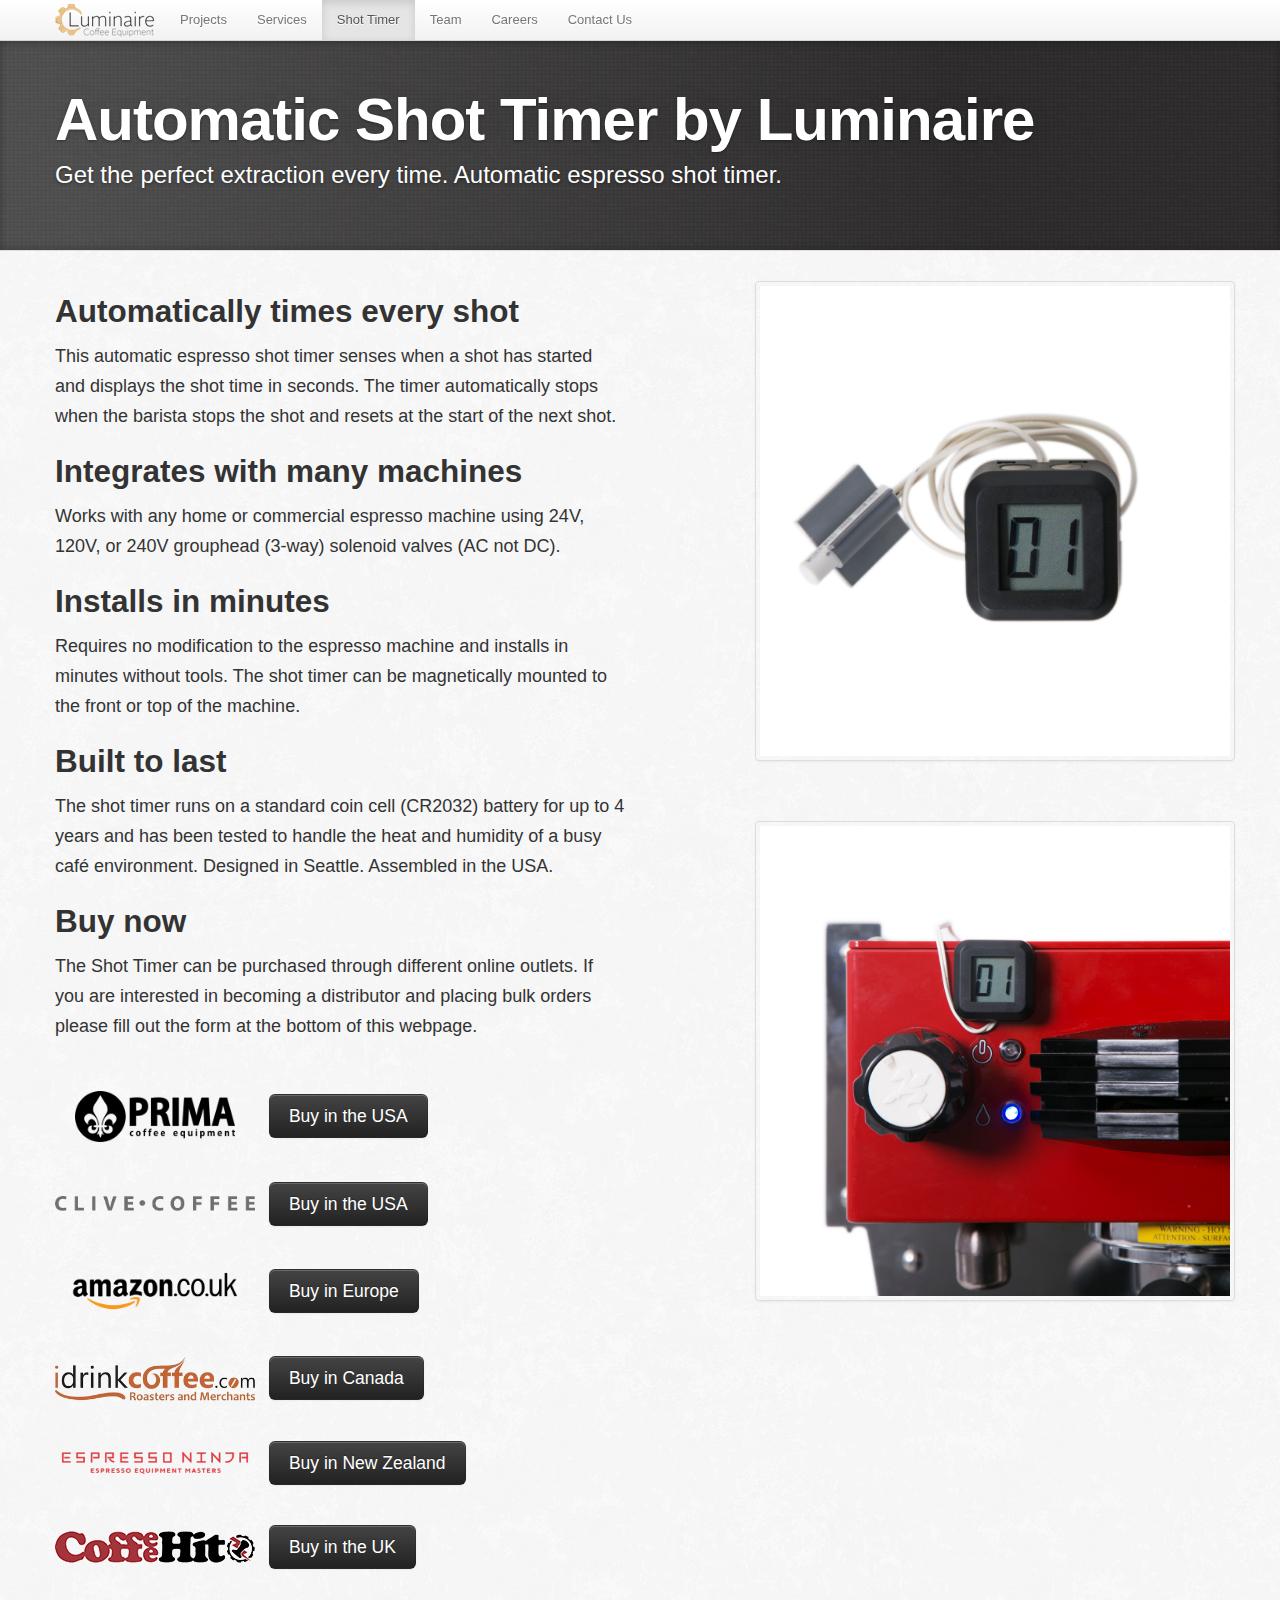
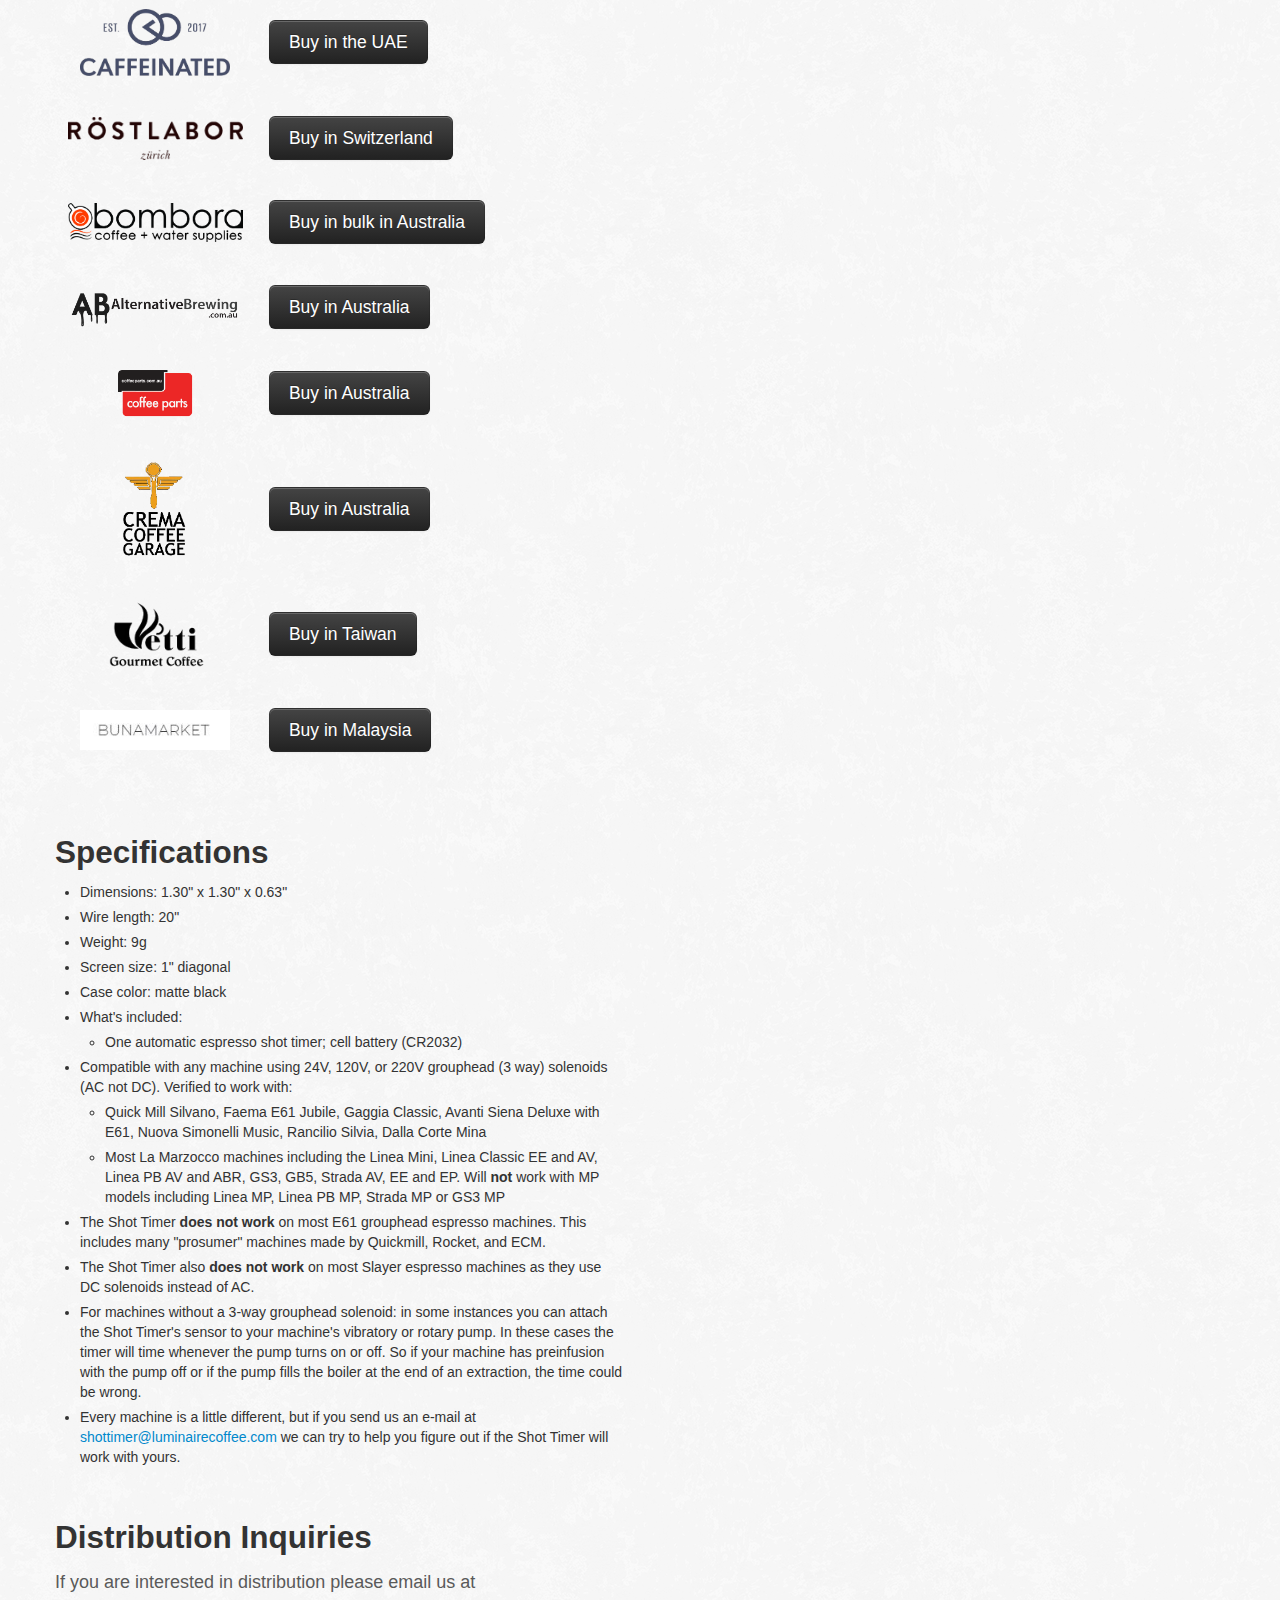
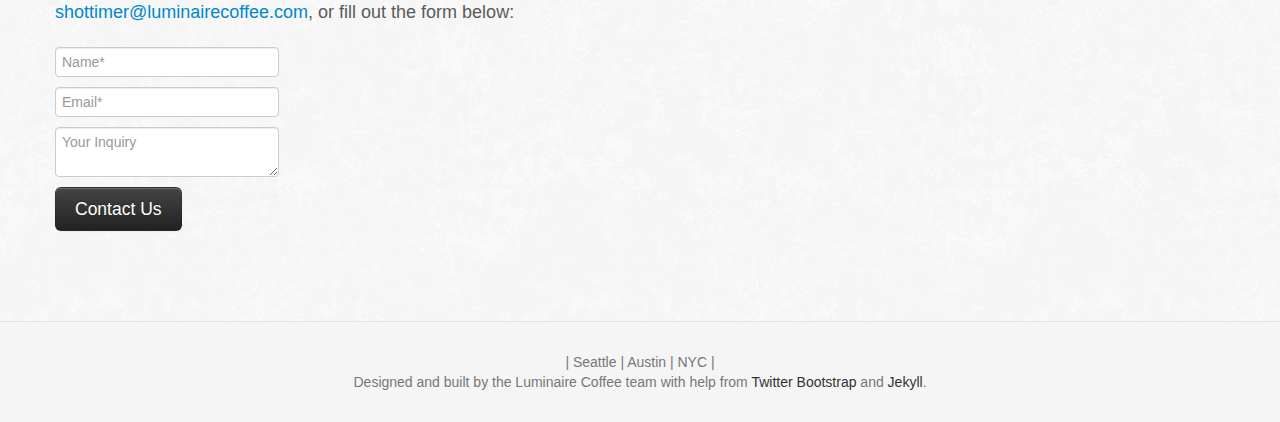
<file: shottimer/index.html>
<!DOCTYPE html>
<html>
    <head>
      <meta charset="utf-8">
<title>Luminaire Coffee - Espresso Shot Timer</title>
<meta name="viewport" content="width=device-width, initial-scale=1.0">
<meta name="description" content="Automatic espresso shot timer by Luminaire">
<meta name="author" content="Luminaire Coffee">

<!-- Le styles -->
<link href="/css/bootstrap.min.css" rel="stylesheet">
<link href="/css/bootstrap-responsive.min.css" rel="stylesheet">
<link href="/css/docs.css" rel="stylesheet">
<link href="/css/style.css" rel="stylesheet">

<!-- Le HTML5 shim, for IE6-8 support of HTML5 elements -->
<!--[if lt IE 9]>
  <script src="http://html5shim.googlecode.com/svn/trunk/html5.js"></script>
<![endif]-->

    <!-- Le fav and touch icons -->
<link rel="shortcut icon" href="/img/luminaire_favicon.ico">
<script src="/js/jquery-1.9.1.min.js"></script>
<script src="/js/bootstrap.min.js"></script>
<!-- Google tag (gtag.js) -->
<script async src="https://www.googletagmanager.com/gtag/js?id=G-8H4TF92ZKD"></script>
<script>
  window.dataLayer = window.dataLayer || [];
  function gtag(){dataLayer.push(arguments);}
  gtag('js', new Date());

  gtag('config', 'G-8H4TF92ZKD');
</script>
<script>
  $(document).ready(function(){
    $('.btn[data-toggle=collapse]').click(function(e){
        e.preventDefault();
        e.stopPropagation();
        if($(this).hasClass('expanded')){
          $('.nav-collapse.collapse.in').hide().removeClass('in');
          $(this).removeClass('expanded');  
        }
        else{
          $(this).addClass('expanded');
          $('.nav-collapse').show();
          $('.nav-collapse').addClass('in');
          $('.nav-collapse').css('height','168px');
        }
        

    });
    // side bar
    $('.bs-docs-sidenav').affix({
      offset: {
        top: function () { 
          return $(window).width() <= 980 ? 280 : 220;
        }
      , bottom: 220
      }
    });
  });
</script>
    </head>
    <body data-spy="scroll" data-target=".bs-docs-sidebar">
      <div class="navbar navbar navbar-fixed-top">
  <div class="navbar-inner">
    <div class="container">
      <a href="/"><img src="/img/luminaire_logo_large.png" class="visible-phone" style="display: inline; width: 100px; margin-left:10px; margin-top:5px; float: left;"></img></a>
      <button type="button" class="btn btn-navbar" data-toggle="collapse" data-target=".nav-collapse">
        <span class="icon-bar"></span>
        <span class="icon-bar"></span>
        <span class="icon-bar"></span>
      </button>
      <div class="nav-collapse collapse">
        <ul class="nav">
          <li><a class="brand hidden-phone" href="/"></a></li>
          
            
              <li class="">
            
            <a href="/projects/">Projects</a></li>
          
            
              <li class="">
            
            <a href="/services/">Services</a></li>
          
            
              <li class="active">
            
            <a href="/shottimer/">Shot Timer</a></li>
          
            
              <li class="">
            
            <a href="/team/">Team</a></li>
          
            
              <li class="">
            
            <a href="/careers/">Careers</a></li>
          
            
              <li class="">
            
            <a href="/contact/">Contact Us</a></li>
          
        </ul>
      </div>
    </div>
  </div>
</div>
      <header class="jumbotron subhead" id="overview">
      <div class="container">
        <h1>Automatic Shot Timer by Luminaire</h1>
        <p class="lead">Get the perfect extraction every time. Automatic espresso shot timer.</p>
      </div>
     </header>
     <div class="container">
      <div class="row">   
		<section id="shottimer">

		<div class="pull-right span5" style="padding-bottom:80px;">
			<img src="/img/luminaire-auto-shot-timer-wbg-studio.jpg" class="thumbnail img-responsive">
			<div style="padding-bottom:60px;"> </div>
			
			<img src="/img/luminaire-auto-shot-timer-espresso-machine-wbg.jpg" class="thumbnail img-responsive">
			<div style="padding-bottom:60px;"> </div>
		</div>
		
		<div class="span6">
		
			<h2>Automatically times every shot</h2>
			<p class="lead">
				This automatic espresso shot timer senses when a shot has started and displays the shot time in seconds. The timer automatically stops when the barista stops the shot and resets at the start of the next shot.
			</p>
			
			<h2>Integrates with many machines</h2>
			<p class="lead">
				Works with any home or commercial espresso machine using 24V, 120V, or 240V grouphead (3-way) solenoid valves (AC not DC).
			</p>
			
			<h2>Installs in minutes</h2>
			<p class="lead">
				Requires no modification to the espresso machine and installs in minutes without tools. The shot timer can be magnetically mounted to the front or top of the machine.
			</p>
			
			<h2>Built to last</h2>
			<p class="lead">
				The shot timer runs on a standard coin cell (CR2032) battery for up to 4 years and has been tested to handle the heat and humidity of a busy café environment. Designed in Seattle. Assembled in the USA.
			</p>
			
			<h2> Buy now </h2>
			<p class="lead">
				The Shot Timer can be purchased through different online outlets. If you are interested in becoming a distributor and placing bulk orders please fill out the form at the bottom of this webpage.
			</p>
            <section id="purchase_details">
                
                <div class="distributor">
                    <div class="purchase_details_img">
                        <img width="160px" src="/img/prima_logo_black.png" class="img-responsive pull-left" style="padding-left:calc((200px - 160px)/2)">
                    </div>
                    <div class="purchase_details_button">
                        <a href="https://prima-coffee.com/equipment/luminaire/shot-timer" class="btn btn-large btn-inverse">Buy in the USA</a>
                    </div>
                </div>
                
                <div class="distributor">
                    <div class="purchase_details_img">
                        <img width="200px" src="/img/clive-coffee-logo.png" class="img-responsive pull-left" style="padding-left:calc((200px - 200px)/2)">
                    </div>
                    <div class="purchase_details_button">
                        <a href="https://clivecoffee.com/products/luminaire-automatic-add-on-shot-timer" class="btn btn-large btn-inverse">Buy in the USA</a>
                    </div>
                </div>
                
                <div class="distributor">
                    <div class="purchase_details_img">
                        <img width="200px" src="/img/amazon_uk.png" class="img-responsive pull-left" style="padding-left:calc((200px - 200px)/2)">
                    </div>
                    <div class="purchase_details_button">
                        <a href="https://www.amazon.co.uk/Luminaire-Coffee-Automatic-Shot-Timer/dp/B076VZB8CW/" class="btn btn-large btn-inverse">Buy in Europe</a>
                    </div>
                </div>
                
                <div class="distributor">
                    <div class="purchase_details_img">
                        <img width="200px" src="/img/idrinkcoffee-logo.png" class="img-responsive pull-left" style="padding-left:calc((200px - 200px)/2)">
                    </div>
                    <div class="purchase_details_button">
                        <a href="https://idrinkcoffee.com/products/luminaire-automatic-shot-timer" class="btn btn-large btn-inverse">Buy in Canada</a>
                    </div>
                </div>
                
                <div class="distributor">
                    <div class="purchase_details_img">
                        <img width="200px" src="/img/espresso-ninja-logo.png" class="img-responsive pull-left" style="padding-left:calc((200px - 200px)/2)">
                    </div>
                    <div class="purchase_details_button">
                        <a href="https://www.espressoninja.co.nz/product/luminaire-auto-shot-timer/" class="btn btn-large btn-inverse">Buy in New Zealand</a>
                    </div>
                </div>
                
                <div class="distributor">
                    <div class="purchase_details_img">
                        <img width="200px" src="/img/coffeehit_logo.png" class="img-responsive pull-left" style="padding-left:calc((200px - 200px)/2)">
                    </div>
                    <div class="purchase_details_button">
                        <a href="https://coffeehit.co.uk/products/luminaire-espresso-shot-timer" class="btn btn-large btn-inverse">Buy in the UK</a>
                    </div>
                </div>
                
                <div class="distributor">
                    <div class="purchase_details_img">
                        <img width="150px" src="/img/caffeinated_logo.png" class="img-responsive pull-left" style="padding-left:calc((200px - 150px)/2)">
                    </div>
                    <div class="purchase_details_button">
                        <a href="https://caffinated.ae/" class="btn btn-large btn-inverse">Buy in the UAE</a>
                    </div>
                </div>
                
                <div class="distributor">
                    <div class="purchase_details_img">
                        <img width="175px" src="/img/roestlabor_logo.png" class="img-responsive pull-left" style="padding-left:calc((200px - 175px)/2)">
                    </div>
                    <div class="purchase_details_button">
                        <a href="https://shop.roestlabor.ch/products/shottimer" class="btn btn-large btn-inverse">Buy in Switzerland</a>
                    </div>
                </div>
                
                <div class="distributor">
                    <div class="purchase_details_img">
                        <img width="175px" src="/img/bombora_logo.png" class="img-responsive pull-left" style="padding-left:calc((200px - 175px)/2)">
                    </div>
                    <div class="purchase_details_button">
                        <a href="https://clean-machine.com.au/Automatic-Espresso-Shot-Timer-Luminaire.html" class="btn btn-large btn-inverse">Buy in bulk in Australia</a>
                    </div>
                </div>
                
                <div class="distributor">
                    <div class="purchase_details_img">
                        <img width="175px" src="/img/alternative-brewing-logo.png" class="img-responsive pull-left" style="padding-left:calc((200px - 175px)/2)">
                    </div>
                    <div class="purchase_details_button">
                        <a href="https://alternativebrewing.com.au/product/luminaire-automatic-espresso-shot-timer/" class="btn btn-large btn-inverse">Buy in Australia</a>
                    </div>
                </div>
                
                <div class="distributor">
                    <div class="purchase_details_img">
                        <img width="75px" src="/img/coffee-parts-logo.png" class="img-responsive pull-left" style="padding-left:calc((200px - 75px)/2)">
                    </div>
                    <div class="purchase_details_button">
                        <a href="https://www.coffeeparts.com.au/luminaire-automatic-shot-timer" class="btn btn-large btn-inverse">Buy in Australia</a>
                    </div>
                </div>
                
                <div class="distributor">
                    <div class="purchase_details_img">
                        <img width="65px" src="/img/crema-logo.png" class="img-responsive pull-left" style="padding-left:calc((200px - 65px)/2)">
                    </div>
                    <div class="purchase_details_button">
                        <a href="https://cremacoffeegarage.com.au/luminaire-automatic-espresso-shot-timer.html" class="btn btn-large btn-inverse">Buy in Australia</a>
                    </div>
                </div>
                
                <div class="distributor">
                    <div class="purchase_details_img">
                        <img width="100px" src="/img/vetti-coffee.png" class="img-responsive pull-left" style="padding-left:calc((200px - 100px)/2)">
                    </div>
                    <div class="purchase_details_button">
                        <a href="https://www.vetti.com.tw/products/luminaire-timer-%E8%A8%88%E6%99%82%E5%99%A8" class="btn btn-large btn-inverse">Buy in Taiwan</a>
                    </div>
                </div>
                
                <div class="distributor">
                    <div class="purchase_details_img">
                        <img width="150px" src="/img/buna_market.jpg" class="img-responsive pull-left" style="padding-left:calc((200px - 150px)/2)">
                    </div>
                    <div class="purchase_details_button">
                        <a href="https://bunamarket.com/collections/brew-equipments/products/luminaire-shot-timer" class="btn btn-large btn-inverse">Buy in Malaysia</a>
                    </div>
                </div>
                
            </section>
                

				
				
			
		
			<section id="shottimer_specs">
			<h2>Specifications</h2>
			<ul>
				<li>Dimensions: 1.30" x 1.30" x 0.63"</li>
				<li>Wire length: 20"</li>
				<li>Weight: 9g</li>
				<li>Screen size: 1" diagonal</li>
				<li>Case color: matte black</li>
				<li> What's included:</li>
					<ul>
						<li>One automatic espresso shot timer; cell battery (CR2032)</li>
                    </ul>
				<li>Compatible with any machine using 24V, 120V, or 220V grouphead (3 way) solenoids (AC not DC). Verified to work with:</li>
					<ul>
						<li>Quick Mill Silvano, Faema E61 Jubile, Gaggia Classic, Avanti Siena Deluxe with E61, Nuova Simonelli Music, Rancilio Silvia, Dalla Corte Mina</li>
						<li>Most La Marzocco machines including the Linea Mini, Linea Classic EE and AV, Linea PB AV and ABR, GS3, GB5, Strada AV, EE and EP. Will <b>not</b> work with MP models including Linea MP, Linea PB MP, Strada MP or GS3 MP</li>
					</ul>
                <li>The Shot Timer <b>does not work</b> on most E61 grouphead espresso machines. This includes many "prosumer" machines made by Quickmill, Rocket, and ECM.</li> 
                <li>The Shot Timer also <b>does not work</b> on most Slayer espresso machines as they use DC solenoids instead of AC. </li>
                <li>For machines without a 3-way grouphead solenoid: in some instances you can attach the Shot Timer's sensor to your machine's vibratory or rotary pump. In these cases the timer will time whenever the pump turns on or off. So if your machine has preinfusion with the pump off or if the pump fills the boiler at the end of an extraction, the time could be wrong.</li>
                <li>Every machine is a little different, but if you send us an e-mail at <a href="mailto:shottimer@luminairecoffee.com">shottimer@luminairecoffee.com</a> we can try to help you figure out if the Shot Timer will work with yours.</li>
			</ul>
            </section>
    <section id = "distribution">
		<h2>Distribution Inquiries</h2>
		<p class = "lead">If you are interested in distribution please email us at <a href="mailto:shottimer@luminairecoffee.com">shottimer@luminairecoffee.com</a>, or fill out the form below:

			 
<form id="formaction" method="POST">

    <input type="text" class="input-large"   name="name" placeholder = "Name*" required><br />
    <input type="email" class="input-large" name="email" placeholder = "Email*" required><br />
    <textarea name="message" class="input-large" placeholder="Your Inquiry"></textarea>
    <br />
    <input type="submit" class="btn btn-inverse btn-large" value="Contact Us">
</form>
 
<script>
    var contactform =  document.getElementById('formaction');
    contactform.setAttribute('action', '//formspree.io/' + 'shottimer' + '@' + 'luminairecoffee' + '.' + 'com');
</script> 

</p> 
</section>
			
		</div>
		
</div>








      </div>
    </body>
    <footer>
      <footer class="footer">
  <div class="container">
    <p>| Seattle | Austin | NYC |</p>
    <p>Designed and built by the Luminaire Coffee team with help from <a href="http://getbootstrap.com/">Twitter Bootstrap</a> and <a href="http://jekyllrb.com">Jekyll</a>.
    </p>
  </div>
</footer>	
    </footer>

</html>
</file>
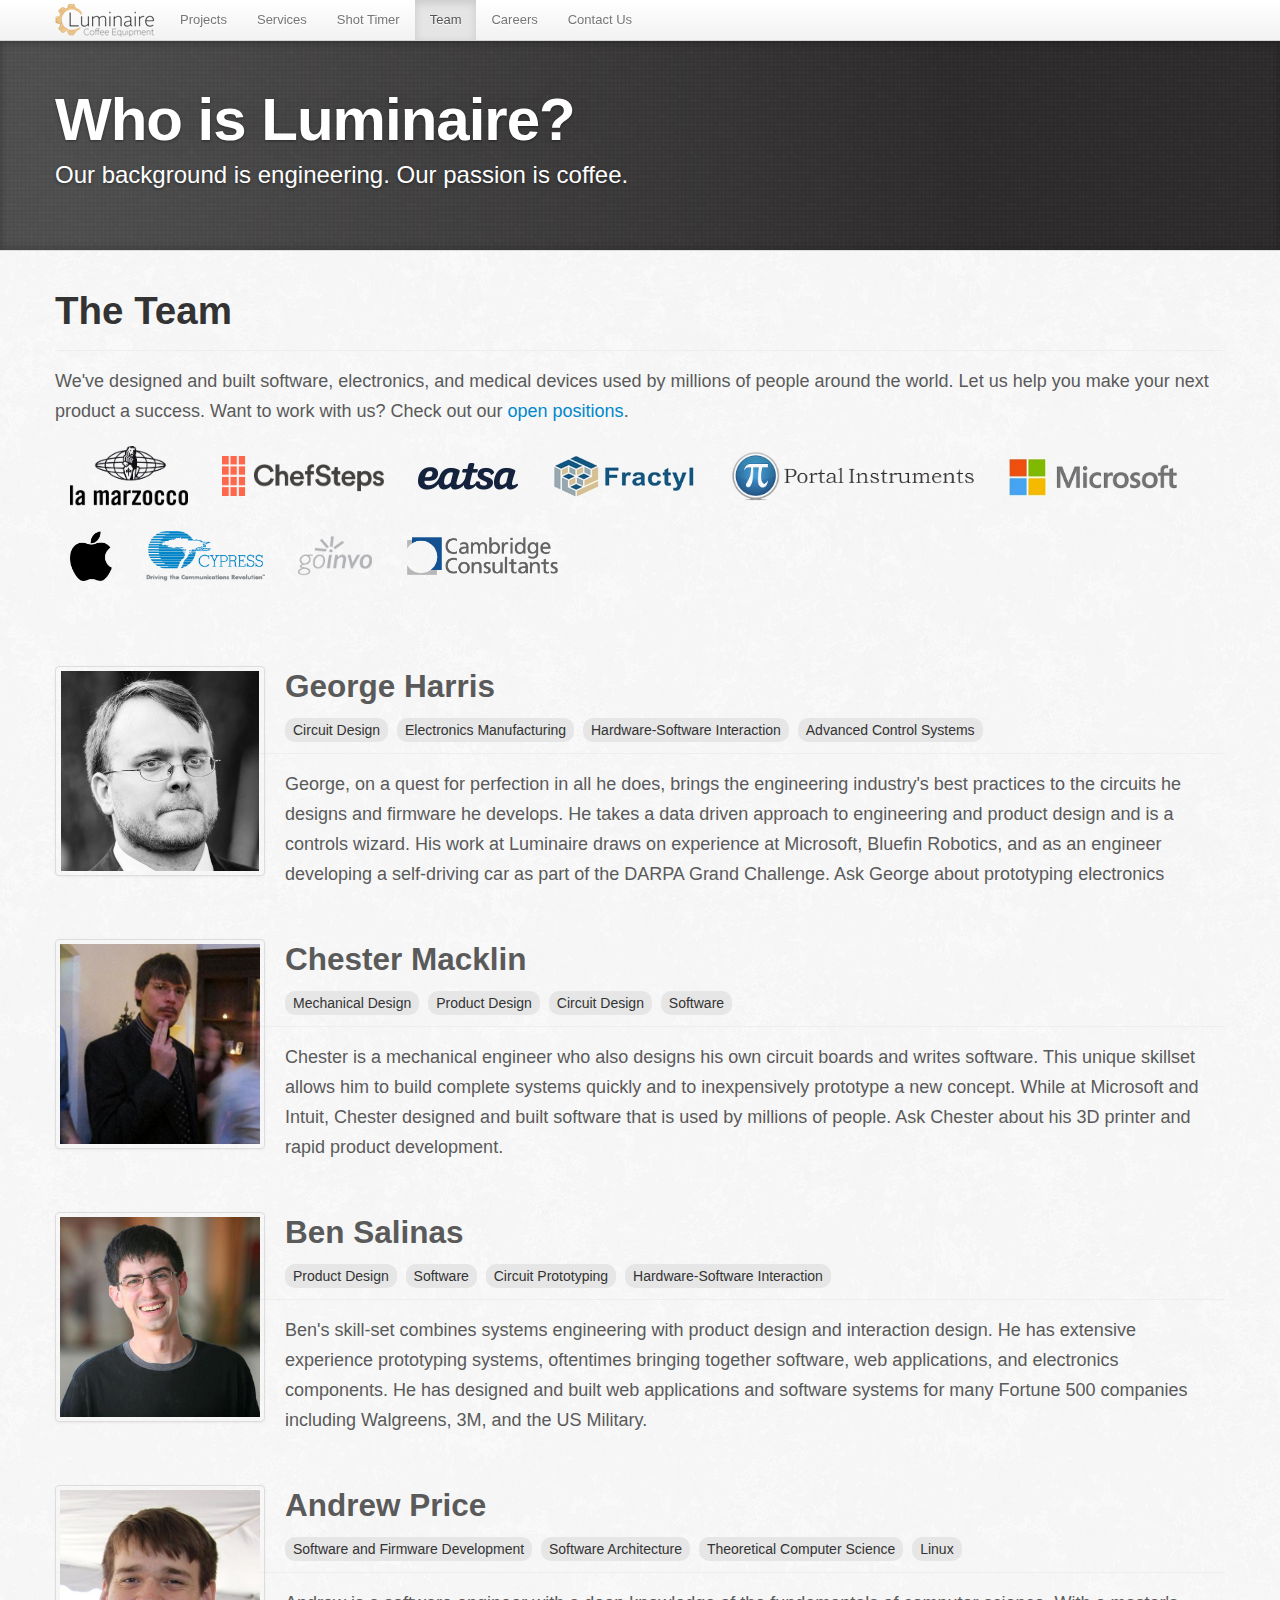
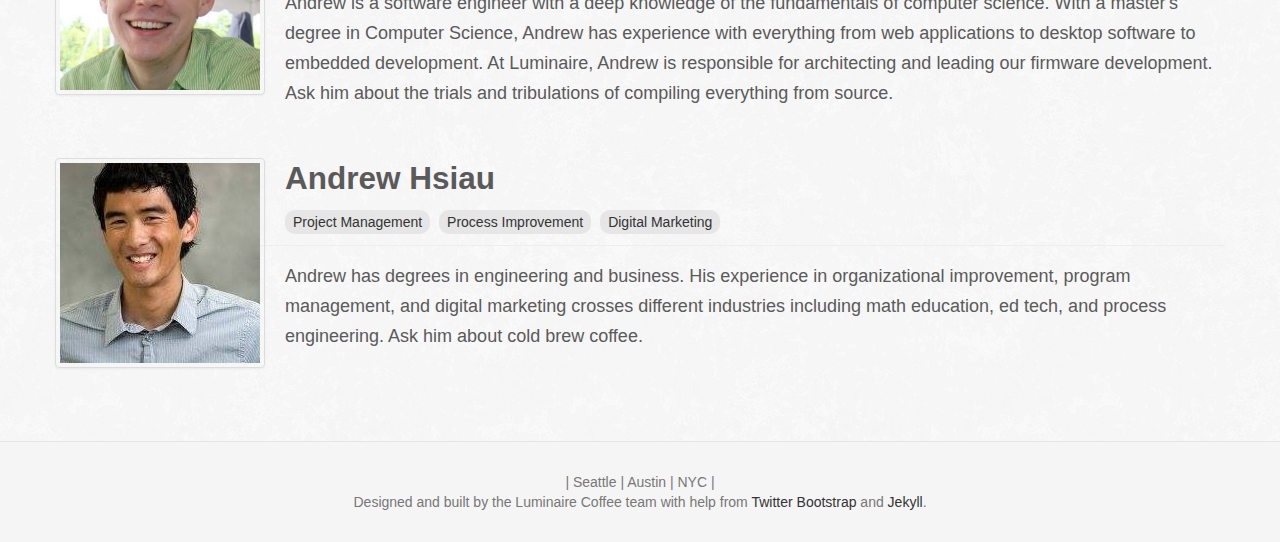
<file: team/index.html>
<!DOCTYPE html>
<html>
    <head>
      <meta charset="utf-8">
<title>Team members - Luminaire</title>
<meta name="viewport" content="width=device-width, initial-scale=1.0">
<meta name="description" content="The Luminaire team has deep experience designing firmware and hardware">
<meta name="author" content="Luminaire Coffee">

<!-- Le styles -->
<link href="/css/bootstrap.min.css" rel="stylesheet">
<link href="/css/bootstrap-responsive.min.css" rel="stylesheet">
<link href="/css/docs.css" rel="stylesheet">
<link href="/css/style.css" rel="stylesheet">

<!-- Le HTML5 shim, for IE6-8 support of HTML5 elements -->
<!--[if lt IE 9]>
  <script src="http://html5shim.googlecode.com/svn/trunk/html5.js"></script>
<![endif]-->

    <!-- Le fav and touch icons -->
<link rel="shortcut icon" href="/img/luminaire_favicon.ico">
<script src="/js/jquery-1.9.1.min.js"></script>
<script src="/js/bootstrap.min.js"></script>
<!-- Google tag (gtag.js) -->
<script async src="https://www.googletagmanager.com/gtag/js?id=G-8H4TF92ZKD"></script>
<script>
  window.dataLayer = window.dataLayer || [];
  function gtag(){dataLayer.push(arguments);}
  gtag('js', new Date());

  gtag('config', 'G-8H4TF92ZKD');
</script>
<script>
  $(document).ready(function(){
    $('.btn[data-toggle=collapse]').click(function(e){
        e.preventDefault();
        e.stopPropagation();
        if($(this).hasClass('expanded')){
          $('.nav-collapse.collapse.in').hide().removeClass('in');
          $(this).removeClass('expanded');  
        }
        else{
          $(this).addClass('expanded');
          $('.nav-collapse').show();
          $('.nav-collapse').addClass('in');
          $('.nav-collapse').css('height','168px');
        }
        

    });
    // side bar
    $('.bs-docs-sidenav').affix({
      offset: {
        top: function () { 
          return $(window).width() <= 980 ? 280 : 220;
        }
      , bottom: 220
      }
    });
  });
</script>
    </head>
    <body data-spy="scroll" data-target=".bs-docs-sidebar">
      <div class="navbar navbar navbar-fixed-top">
  <div class="navbar-inner">
    <div class="container">
      <a href="/"><img src="/img/luminaire_logo_large.png" class="visible-phone" style="display: inline; width: 100px; margin-left:10px; margin-top:5px; float: left;"></img></a>
      <button type="button" class="btn btn-navbar" data-toggle="collapse" data-target=".nav-collapse">
        <span class="icon-bar"></span>
        <span class="icon-bar"></span>
        <span class="icon-bar"></span>
      </button>
      <div class="nav-collapse collapse">
        <ul class="nav">
          <li><a class="brand hidden-phone" href="/"></a></li>
          
            
              <li class="">
            
            <a href="/projects/">Projects</a></li>
          
            
              <li class="">
            
            <a href="/services/">Services</a></li>
          
            
              <li class="">
            
            <a href="/shottimer/">Shot Timer</a></li>
          
            
              <li class="active">
            
            <a href="/team/">Team</a></li>
          
            
              <li class="">
            
            <a href="/careers/">Careers</a></li>
          
            
              <li class="">
            
            <a href="/contact/">Contact Us</a></li>
          
        </ul>
      </div>
    </div>
  </div>
</div>
      <header class="jumbotron subhead" id="overview">
      <div class="container">
        <h1>Who is Luminaire?</h1>
        <p class="lead">Our background is engineering. Our passion is coffee.</p>
      </div>
     </header>
     <div class="container">
      <div class="row">   
  <div class="span12">
    <section id="team">
      <div class="page-header">
        <h1>The Team</h1>
      </div>
	<p class="lead">
	    We've designed and built software, electronics, and medical devices used by millions of people around the world. Let us help you make your next product a success. Want to work with us? Check out our <a href="/careers">open positions</a>.
	</p>
	
		<span class="logo"><a href="http://www.lamarzocco.com"><img class="large" src="/img/logos/marzocco.png"></img></a></span>
	
		<span class="logo"><a href="http://chefsteps.com"><img class="small" src="/img/logos/chefsteps.png"></img></a></span>
	
		<span class="logo"><a href="https://www.eatsa.com/"><img class="tiny" src="/img/logos/eatsa.png"></img></a></span>
	
		<span class="logo"><a href="http://www.fractyl.com/"><img class="" src="/img/logos/fractyl.png"></img></a></span>
	
		<span class="logo"><a href="http://www.portalinstruments.com"><img class="" src="/img/logos/portal_2.png"></img></a></span>
	
		<span class="logo"><a href="http://www.microsoft.com"><img class="" src="/img/logos/microsoft.png"></img></a></span>
	
		<span class="logo"><a href="http://www.apple.com"><img class="" src="/img/logos/apple.png"></img></a></span>
	
		<span class="logo"><a href="http://www.cypress.com/"><img class="" src="/img/logos/cypress.png"></img></a></span>
	
		<span class="logo"><a href="http://www.goinvo.com"><img class="small" src="/img/logos/invo_2.png"></img></a></span>
	
		<span class="logo"><a href="http://www.cambridgeconsultants.com/"><img class="small" src="/img/logos/cambridge.png"></img></a></span>
	
	<section id="teamMembers">
	
	  <div class="row-fluid">
	  	<section class="team-member">
	  	<div class="thumbnail pull-left person-pic" >
        	<img height="75px" src="/img/george.jpg"></img>
      	</div>
	     <div class="page-header">
	        <h2>George Harris</h2>
	        <div>
	          
	          <span class="label label-luminaire">Circuit Design</span>
	          
	          <span class="label label-luminaire">Electronics Manufacturing</span>
	          
	          <span class="label label-luminaire">Hardware-Software Interaction</span>
	          
	          <span class="label label-luminaire">Advanced Control Systems</span>
	          
	       </div>
	     </div>
	        
	       <p class="lead">
	        George, on a quest for perfection in all he does, brings the engineering industry's best practices to the circuits he designs and firmware he develops. He takes a data driven approach to engineering and product design and is a controls wizard. His work at Luminaire draws on experience at Microsoft, Bluefin Robotics, and as an engineer developing a self-driving car as part of the DARPA Grand Challenge. Ask George about prototyping electronics
	     </p>
	     </section>
	     </div>
	 
	  <div class="row-fluid">
	  	<section class="team-member">
	  	<div class="thumbnail pull-left person-pic" >
        	<img height="75px" src="/img/chester.jpg"></img>
      	</div>
	     <div class="page-header">
	        <h2>Chester Macklin</h2>
	        <div>
	          
	          <span class="label label-luminaire">Mechanical Design</span>
	          
	          <span class="label label-luminaire">Product Design</span>
	          
	          <span class="label label-luminaire">Circuit Design</span>
	          
	          <span class="label label-luminaire">Software</span>
	          
	       </div>
	     </div>
	        
	       <p class="lead">
	        Chester is a mechanical engineer who also designs his own circuit boards and writes software. This unique skillset allows him to build complete systems quickly and to inexpensively prototype a new concept. While at Microsoft and Intuit, Chester designed and built software that is used by millions of people. Ask Chester about his 3D printer and rapid product development.
	     </p>
	     </section>
	     </div>
	 
	  <div class="row-fluid">
	  	<section class="team-member">
	  	<div class="thumbnail pull-left person-pic" >
        	<img height="75px" src="/img/ben.jpg"></img>
      	</div>
	     <div class="page-header">
	        <h2>Ben Salinas</h2>
	        <div>
	          
	          <span class="label label-luminaire">Product Design</span>
	          
	          <span class="label label-luminaire">Software</span>
	          
	          <span class="label label-luminaire">Circuit Prototyping</span>
	          
	          <span class="label label-luminaire">Hardware-Software Interaction</span>
	          
	       </div>
	     </div>
	        
	       <p class="lead">
	        Ben's skill-set combines systems engineering with product design and interaction design. He has extensive experience prototyping systems, oftentimes bringing together software, web applications, and electronics components. He has designed and built web applications and software systems for many Fortune 500 companies including Walgreens, 3M, and the US Military.
	     </p>
	     </section>
	     </div>
	 
	  <div class="row-fluid">
	  	<section class="team-member">
	  	<div class="thumbnail pull-left person-pic" >
        	<img height="75px" src="/img/price_3.jpg"></img>
      	</div>
	     <div class="page-header">
	        <h2>Andrew Price</h2>
	        <div>
	          
	          <span class="label label-luminaire">Software and Firmware Development</span>
	          
	          <span class="label label-luminaire">Software Architecture</span>
	          
	          <span class="label label-luminaire">Theoretical Computer Science</span>
	          
	          <span class="label label-luminaire">Linux</span>
	          
	       </div>
	     </div>
	        
	       <p class="lead">
	        Andrew is a software engineer with a deep knowledge of the fundamentals of computer science. With a master's degree in Computer Science, Andrew has experience with everything from web applications to desktop software to embedded development. At Luminaire, Andrew is responsible for architecting and leading our firmware development. Ask him about the trials and tribulations of compiling everything from source.
	     </p>
	     </section>
	     </div>
	 
	  <div class="row-fluid">
	  	<section class="team-member">
	  	<div class="thumbnail pull-left person-pic" >
        	<img height="75px" src="/img/andrew-hsiau.jpg"></img>
      	</div>
	     <div class="page-header">
	        <h2>Andrew Hsiau</h2>
	        <div>
	          
	          <span class="label label-luminaire">Project Management</span>
	          
	          <span class="label label-luminaire">Process Improvement</span>
	          
	          <span class="label label-luminaire">Digital Marketing</span>
	          
	       </div>
	     </div>
	        
	       <p class="lead">
	        Andrew has degrees in engineering and business. His experience in organizational improvement, program management, and digital marketing crosses different industries including math education, ed tech, and process engineering. Ask him about cold brew coffee.
	     </p>
	     </section>
	     </div>
	 
	 </div>
	</section>
	</section>
</div>
</div>
      </div>
    </body>
    <footer>
      <footer class="footer">
  <div class="container">
    <p>| Seattle | Austin | NYC |</p>
    <p>Designed and built by the Luminaire Coffee team with help from <a href="http://getbootstrap.com/">Twitter Bootstrap</a> and <a href="http://jekyllrb.com">Jekyll</a>.
    </p>
  </div>
</footer>	
    </footer>

</html>
</file>
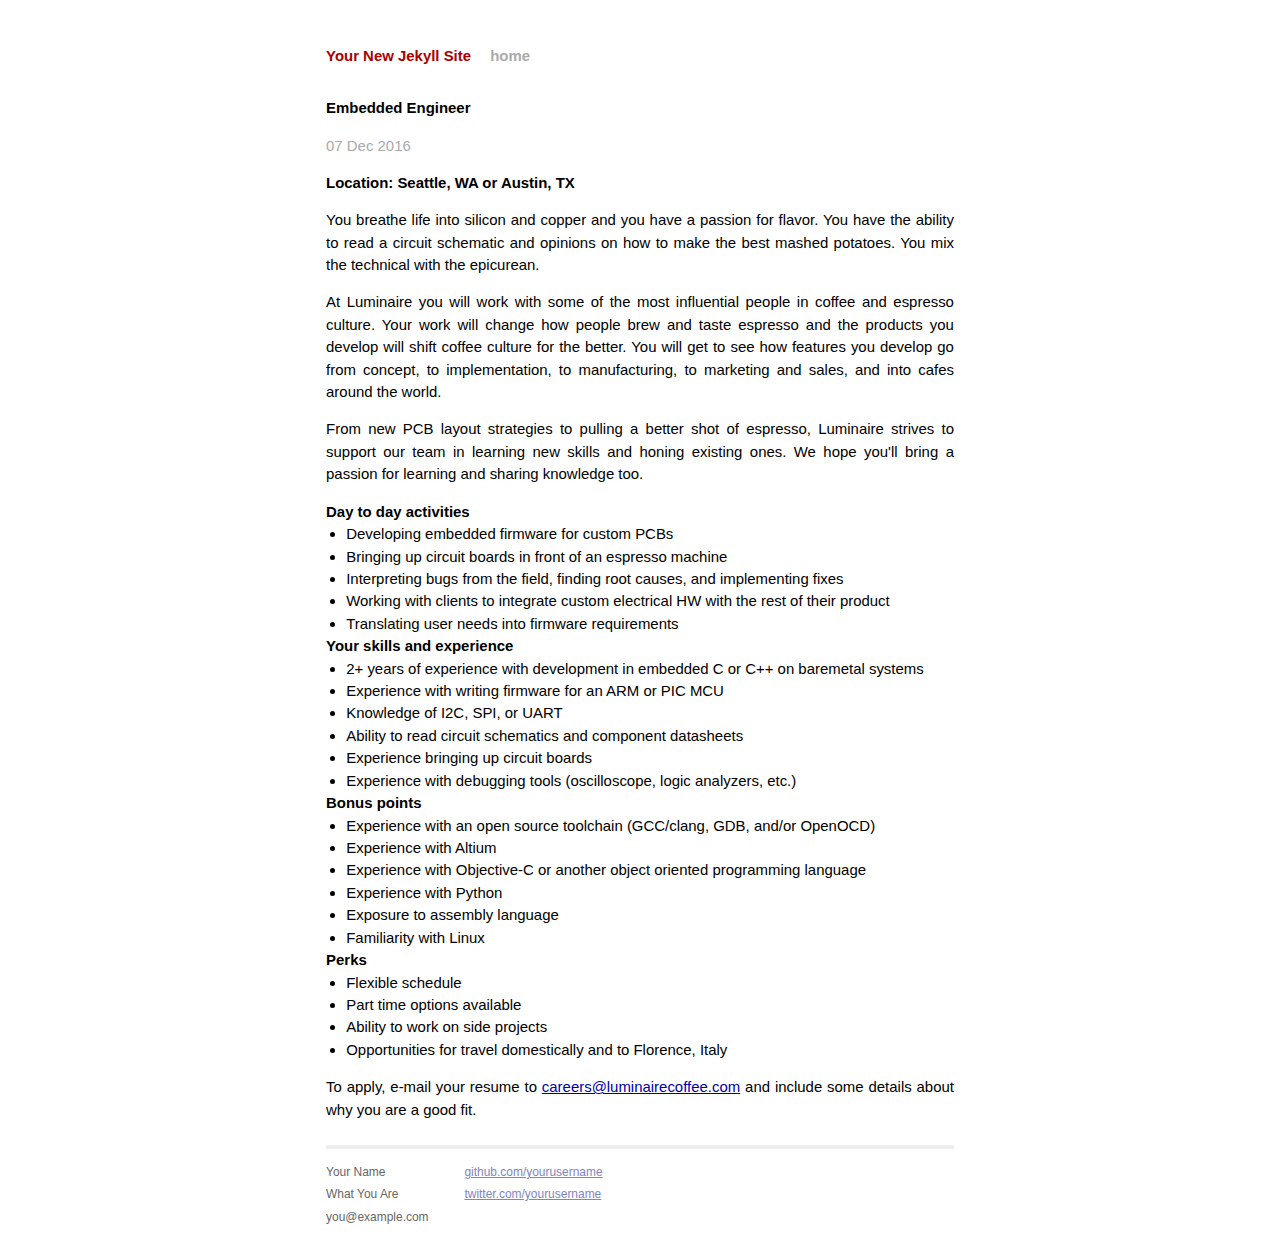
<file: careers/2016/12/07/firmware-engineer.html>
<!DOCTYPE html>
<html>
    <head>
        <meta charset="utf-8">
        <meta http-equiv="X-UA-Compatible" content="IE=edge,chrome=1">
        <title>Embedded Engineer</title>
        <meta name="viewport" content="width=device-width">

        <!-- syntax highlighting CSS -->
        <link rel="stylesheet" href="/css/syntax.css">

        <!-- Custom CSS -->
        <link rel="stylesheet" href="/css/main.css">

    </head>
    <body>

        <div class="site">
          <div class="header">
            <h1 class="title"><a href="/">Your New Jekyll Site</a></h1>
            <a class="extra" href="/">home</a>
          </div>

          <h2>Embedded Engineer</h2>
<p class="meta">07 Dec 2016</p>

<div class="post">
<h4>Location: Seattle, WA or Austin, TX</h4>

<p>You breathe life into silicon and copper and you have a passion for flavor. You have the ability to read a circuit schematic and opinions on how to make the best mashed potatoes. You mix the technical with the epicurean.</p>

<p>At Luminaire you will work with some of the most influential people in coffee and espresso culture. Your work will change how people brew and taste espresso and the products you develop will shift coffee culture for the better. You will get to see how features you develop go from concept, to implementation, to manufacturing, to marketing and sales, and into cafes around the world.</p>

<p>From new PCB layout strategies to pulling a better shot of espresso, Luminaire strives to support our team in learning new skills and honing existing ones.  We hope you&#39;ll bring a passion for learning and sharing knowledge too.</p>

<h5>Day to day activities</h5>

<ul>
<li>Developing embedded firmware for custom PCBs</li>
<li>Bringing up circuit boards in front of an espresso machine</li>
<li>Interpreting bugs from the field, finding root causes, and implementing fixes</li>
<li>Working with clients to integrate custom electrical HW with the rest of their product</li>
<li>Translating user needs into firmware requirements</li>
</ul>

<h5>Your skills and experience</h5>

<ul>
<li>2+ years of experience with development in embedded C or C++ on baremetal systems</li>
<li>Experience with writing firmware for an ARM or PIC MCU</li>
<li>Knowledge of I2C, SPI, or UART</li>
<li>Ability to read circuit schematics and component datasheets</li>
<li>Experience bringing up circuit boards</li>
<li>Experience with debugging tools (oscilloscope, logic analyzers, etc.)</li>
</ul>

<h5>Bonus points</h5>

<ul>
<li>Experience with an open source toolchain (GCC/clang, GDB, and/or OpenOCD)</li>
<li>Experience with Altium</li>
<li>Experience with Objective-C or another object oriented programming language</li>
<li>Experience with Python</li>
<li>Exposure to assembly language</li>
<li>Familiarity with Linux</li>
</ul>

<h5>Perks</h5>

<ul>
<li>Flexible schedule</li>
<li>Part time options available</li>
<li>Ability to work on side projects</li>
<li>Opportunities for travel domestically and to Florence, Italy</li>
</ul>

<p>To apply, e-mail your resume to <a href="mailto:careers@luminairecoffee.com">careers@luminairecoffee.com</a> and include some details about why you are a good fit. </p>

</div>


          <div class="footer">
            <div class="contact">
              <p>
                Your Name<br />
                What You Are<br />
                you@example.com
              </p>
            </div>
            <div class="contact">
              <p>
                <a href="https://github.com/yourusername">github.com/yourusername</a><br />
                <a href="https://twitter.com/yourusername">twitter.com/yourusername</a><br />
              </p>
            </div>
          </div>
        </div>

    </body>
</html>
</file>
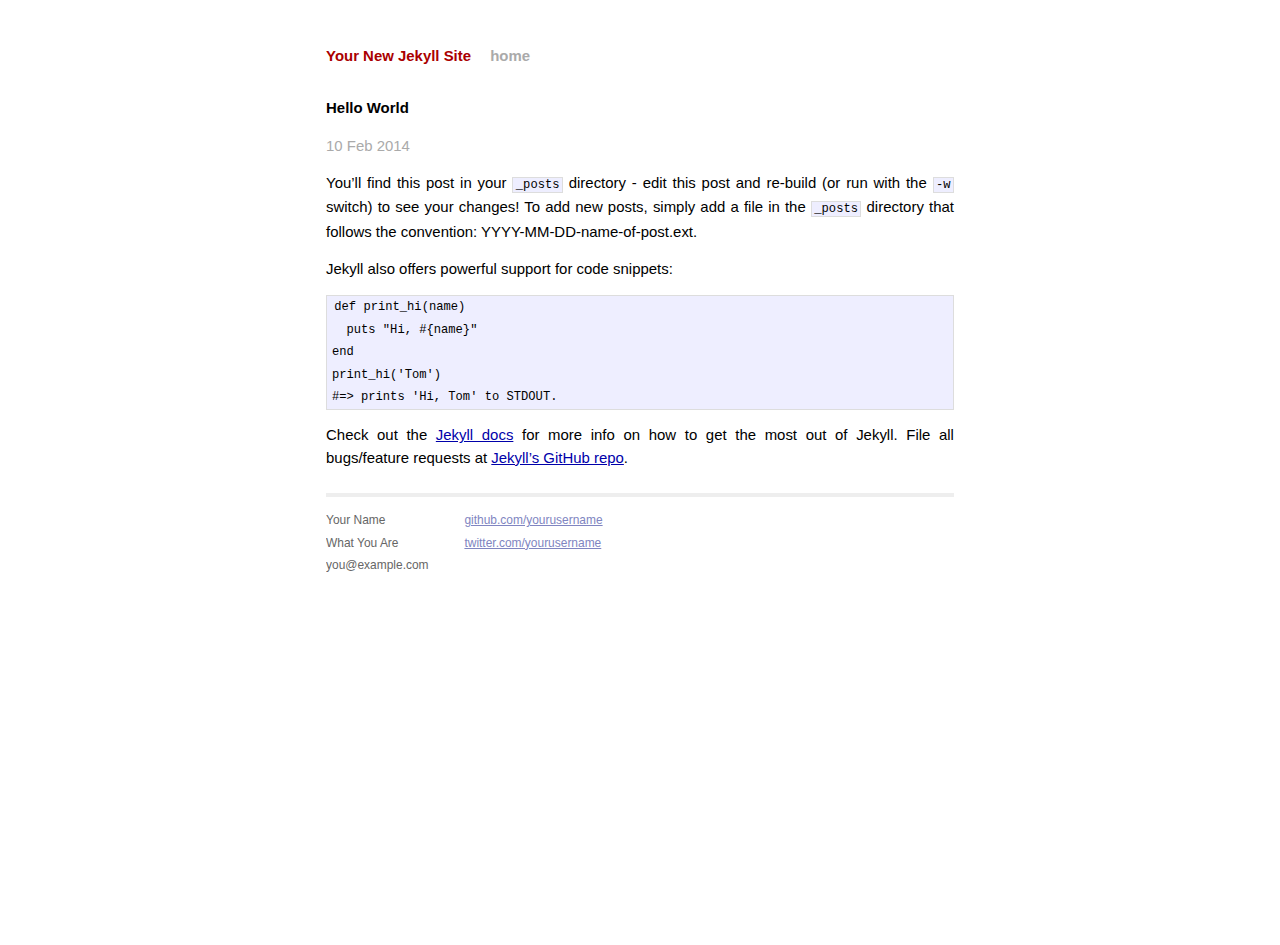
<file: jekyll/update/2014/02/10/hello-world.html>
<!DOCTYPE html>
<html>
    <head>
        <meta charset="utf-8">
        <meta http-equiv="X-UA-Compatible" content="IE=edge,chrome=1">
        <title>Hello World</title>
        <meta name="viewport" content="width=device-width">

        <!-- syntax highlighting CSS -->
        <link rel="stylesheet" href="/css/syntax.css">

        <!-- Custom CSS -->
        <link rel="stylesheet" href="/css/main.css">

    </head>
    <body>

        <div class="site">
          <div class="header">
            <h1 class="title"><a href="/">Your New Jekyll Site</a></h1>
            <a class="extra" href="/">home</a>
          </div>

          <h2>Hello World</h2>
<p class="meta">10 Feb 2014</p>

<div class="post">
<p>You’ll find this post in your <code>_posts</code> directory - edit this post and re-build (or run with the <code>-w</code> switch) to see your changes!
To add new posts, simply add a file in the <code>_posts</code> directory that follows the convention: YYYY-MM-DD-name-of-post.ext.</p>

<p>Jekyll also offers powerful support for code snippets:</p>

<figure class="highlight"><pre><code class="language-ruby" data-lang="ruby">def print_hi(name)
  puts &quot;Hi, #{name}&quot;
end
print_hi(&#39;Tom&#39;)
#=&gt; prints &#39;Hi, Tom&#39; to STDOUT.</code></pre></figure>

<p>Check out the <a href="http://jekyllrb.com">Jekyll docs</a> for more info on how to get the most out of Jekyll. File all bugs/feature requests at <a href="https://github.com/mojombo/jekyll">Jekyll’s GitHub repo</a>.</p>


</div>


          <div class="footer">
            <div class="contact">
              <p>
                Your Name<br />
                What You Are<br />
                you@example.com
              </p>
            </div>
            <div class="contact">
              <p>
                <a href="https://github.com/yourusername">github.com/yourusername</a><br />
                <a href="https://twitter.com/yourusername">twitter.com/yourusername</a><br />
              </p>
            </div>
          </div>
        </div>

    </body>
</html>
</file>
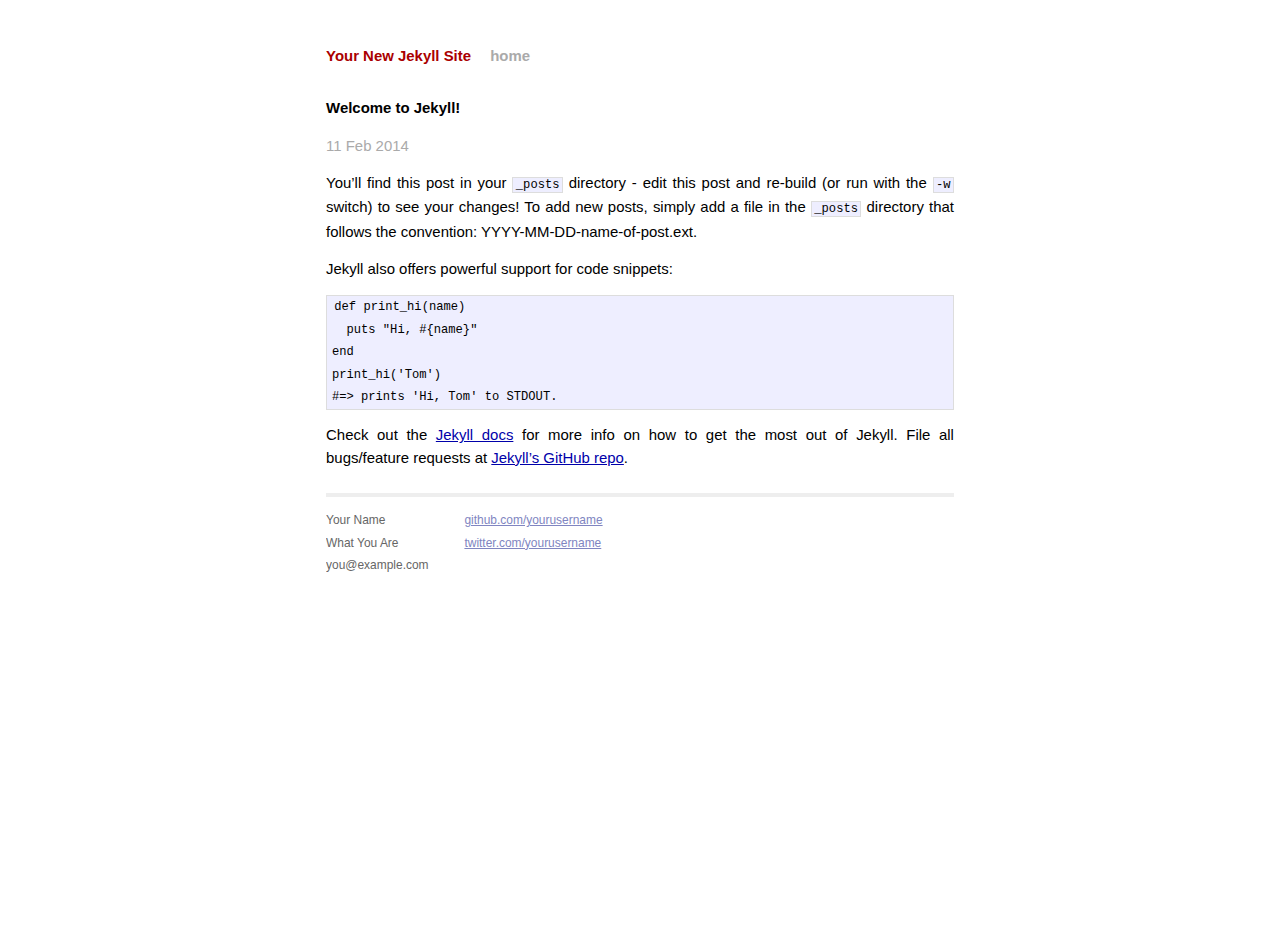
<file: jekyll/update/2014/02/11/welcome-to-jekyll.html>
<!DOCTYPE html>
<html>
    <head>
        <meta charset="utf-8">
        <meta http-equiv="X-UA-Compatible" content="IE=edge,chrome=1">
        <title>Welcome to Jekyll!</title>
        <meta name="viewport" content="width=device-width">

        <!-- syntax highlighting CSS -->
        <link rel="stylesheet" href="/css/syntax.css">

        <!-- Custom CSS -->
        <link rel="stylesheet" href="/css/main.css">

    </head>
    <body>

        <div class="site">
          <div class="header">
            <h1 class="title"><a href="/">Your New Jekyll Site</a></h1>
            <a class="extra" href="/">home</a>
          </div>

          <h2>Welcome to Jekyll!</h2>
<p class="meta">11 Feb 2014</p>

<div class="post">
<p>You’ll find this post in your <code>_posts</code> directory - edit this post and re-build (or run with the <code>-w</code> switch) to see your changes!
To add new posts, simply add a file in the <code>_posts</code> directory that follows the convention: YYYY-MM-DD-name-of-post.ext.</p>

<p>Jekyll also offers powerful support for code snippets:</p>

<figure class="highlight"><pre><code class="language-ruby" data-lang="ruby">def print_hi(name)
  puts &quot;Hi, #{name}&quot;
end
print_hi(&#39;Tom&#39;)
#=&gt; prints &#39;Hi, Tom&#39; to STDOUT.</code></pre></figure>

<p>Check out the <a href="http://jekyllrb.com">Jekyll docs</a> for more info on how to get the most out of Jekyll. File all bugs/feature requests at <a href="https://github.com/mojombo/jekyll">Jekyll’s GitHub repo</a>.</p>


</div>


          <div class="footer">
            <div class="contact">
              <p>
                Your Name<br />
                What You Are<br />
                you@example.com
              </p>
            </div>
            <div class="contact">
              <p>
                <a href="https://github.com/yourusername">github.com/yourusername</a><br />
                <a href="https://twitter.com/yourusername">twitter.com/yourusername</a><br />
              </p>
            </div>
          </div>
        </div>

    </body>
</html>
</file>
<file: css/style.css>
.jumbotron{
  /*background: -webkit-linear-gradient(45deg, rgb(102,101,102) 5%,rgb(48,44,45) 75%);*/
  background-image: linear-gradient(left bottom, rgb(102,101,102) 5%, rgb(46,42,43) 75%);
background-image: -o-linear-gradient(left bottom, rgb(102,101,102) 5%, rgb(46,42,43) 75%);
background-image: -moz-linear-gradient(left bottom, rgb(102,101,102) 5%, rgb(46,42,43) 75%);
background-image: -webkit-linear-gradient(left bottom, rgb(102,101,102) 5%, rgb(46,42,43) 75%);
background-image: -ms-linear-gradient(left bottom, rgb(102,101,102) 5%, rgb(46,42,43) 75%);

background-image: -webkit-gradient(
  linear,
  left bottom,
  right top,
  color-stop(0.05, rgb(102,101,102)),
  color-stop(0.75, rgb(46,42,43))
);
  /*background: -webkit-linear-gradient(20deg, rgb(213, 178, 125) 0%,rgb(134, 91, 37) 25%,rgb(104, 69, 27) 75%);*/
  padding: 40px 0;  
}
.jumbotron:after{
  background: url("/img/background_texture.png") repeat center center;
}
.label-luminaire{
  padding:5px 8px;
  background-color:#E6E6E6;
  color: #333;
  border-radius:10px;
  text-shadow: none;
  font-weight:normal;
  font-size:14px;
}
.label{
  margin-right:5px;
  margin-top:2px;
  margin-bottom:2px;
}
.services-header{
  border-bottom: 1px solid #eeeeee;
  margin-bottom: 10px;
  padding-bottom: 10px;
}
section h1{
  color:#333;
}
.navbar a.brand{
  background-image: url('/img/luminaire_logo_large.png');
  background-size: 100px;
  width: 100px;
  height:100%;
  height: 40px;
  float: left;
  background-repeat: no-repeat;
  background-position-y: 3px;
  margin-right: 10px;
  margin-left: 0;
  padding: 0!important;
}
.navbar li{
  /*line-height:25px!important;*/
}
.bs-docs-sidenav{
  background-color:transparent!important;
}
.bs-docs-sidenav > li{
  background-color:#fff;
}
.bs-docs-sidenav > li:first-child > a {
  border-radius:0;
}
.bs-docs-sidenav > li:last-child > a {
  border-radius:0;
}
.bs-docs-sidenav > li > a{
  color:#333;
}
.bs-docs-sidenav >li.active >a,
.bs-docs-sidenav >li >a:hover,
.bs-docs-sidenav >li.active >a:hover
{
  background-color: #E6E6E6;
  color:#333;
  text-shadow:none;
  font-weight:bold;
}
.bs-docs-sidenav > li > a > i{
  padding-right:10px;
}
.bs-docs-sidenav > li > a:hover > i,
.bs-docs-sidenav > li > a.active > i{
  padding-right:2px;
}
.bs-docs-sidenav >li >a:hover{
  background-color:#F6F6F6;
}
.lead{
  margin-bottom: 20px;
  font-size: 18px;
  line-height: 30px;
  font-weight: normal;
  font-style: normal; 
}
.affix{
  position:fixed;
  }



      .marketing{
        padding-top:25px;
      }
      .marketing .hero-unit{
           padding:30px;
           padding-top:5px;
           margin:0px; 
           margin-bottom:50px;
          }
      #home .jumbotron h1{
        font-size:100px;
      }
      #home .jumbotron p{
        font-size: 31.5px;
      }
      @media (max-width: 480px) {
        #home .jumbotron h1{
          font-size:40px;
        }
        #home .jumbotron p{
          font-size: 20px;
        }
      }
      body{
        background-image: url("/img/white_wall_hash.png");
      }

    .featurette-divider {
      margin: 40px 0; /* Space out the Bootstrap <hr> more */
    }
    .featurette {
      padding-top: 120px; /* Vertically center images part 1: add padding above and below text. */
      overflow: hidden; /* Vertically center images part 2: clear their floats. */
    }
    .featurette-image {
      margin-top: -120px; /* Vertically center images part 3: negative margin up the image the same amount of the padding to center it. */
    }
    .pull-left{
      float:left;
    }
    .pull-right{
      float:right;
    }

    /* Give some space on the sides of the floated elements so text doesn't run right into it. */
    .featurette-image.pull-left {
      margin-right: 40px;
    }
    .featurette-image.pull-right {
      margin-left: 40px;
    }

    /* Thin out the marketing headings */
    .featurette-heading {
      font-size: 50px;
      font-weight: 300;
      line-height: 1;
      letter-spacing: -1px;
    }

   


.project-header{
  display:inline;
}
.company-name{
  color:#aaa;
  margin-left:10px;
  display:inline-block;
  margin-bottom:0;
}
.project-tagline{
  margin-top:0;
}
.page-header{
  margin-bottom:15px;
}
#team .page-header{
  margin-top:0!important;
}
#team h2{
  margin-top:0!important;
}
.lead{
  font-size:18px;
}
.project_image{
  max-height:400px;
}
.marketing-bullet{
  text-align:left;
}
.person-pic{
  /*margin-right:20px;*/
  height:200px;
  width:200px;
}
.person-pic img{
  height:100%;
}
.logo{
  height:50px;
  margin:15px;
}
.person-pic.pull-left{
  margin-right:20px;
}
.person-pic.pull-right{
  margin-left:20px;
}
.logo:first-of-type{
  /*margin-left:0;*/
}
.logo img{
  height:50px;
  padding-bottom:25px;
}
.logo img.large{
  height:60px;
}
.logo img.small{
  height:40px;
}
.logo img.tiny{
  height: 27px;
}

.btn-next{
  margin-left:0;
  margin-top:30px;
  padding-left:0;
  padding-right:0;
  width:100%;
}
.footer a{
  color: #333;
}
.purchase_details_img, .purchase_details_button
{
  display:inline-block;
  vertical-align:middle;
  height:100%;
}
.purchase_details_img
{
    width:210px;
}
.distributor
{
    padding-bottom:40px;
}

  @media (max-width: 978px) {
    .page-header h1{
      display:block;
      margin-bottom:0;
    }
    .page-header h2{
      margin-left:0;
    }
    #teamMembers{
      padding-top:0;
    }
    .logo img{
      height:30px;
    }
    .logo img.large{
      height:35px;
    }
    .logo img.small{
      height:25px;
    }
    .jumbotron h1{
      margin-left:20px;
      text-align:left;
    }
      .jumbotron .lead{
        margin-left:20px;
        text-align:left;
      }
      .featurette {
        height: auto;
        padding: 0;
      }
      .featurette-image.pull-left,
      .featurette-image.pull-right {
        display: block;
        float: none;
        max-width: 40%;
        margin: 0 auto 20px;
      }
      .person-pic{
        /*height:100px;*/
        /*width:/100%;*/
        float:none;
        display:block;
        margin-left:0!important;
        margin-right:0!important;
        margin-bottom:10px;

      }
    }
</file>
<file: css/syntax.css>
.highlight  { background: #ffffff; }
.highlight .c { color: #999988; font-style: italic } /* Comment */
.highlight .err { color: #a61717; background-color: #e3d2d2 } /* Error */
.highlight .k { font-weight: bold } /* Keyword */
.highlight .o { font-weight: bold } /* Operator */
.highlight .cm { color: #999988; font-style: italic } /* Comment.Multiline */
.highlight .cp { color: #999999; font-weight: bold } /* Comment.Preproc */
.highlight .c1 { color: #999988; font-style: italic } /* Comment.Single */
.highlight .cs { color: #999999; font-weight: bold; font-style: italic } /* Comment.Special */
.highlight .gd { color: #000000; background-color: #ffdddd } /* Generic.Deleted */
.highlight .gd .x { color: #000000; background-color: #ffaaaa } /* Generic.Deleted.Specific */
.highlight .ge { font-style: italic } /* Generic.Emph */
.highlight .gr { color: #aa0000 } /* Generic.Error */
.highlight .gh { color: #999999 } /* Generic.Heading */
.highlight .gi { color: #000000; background-color: #ddffdd } /* Generic.Inserted */
.highlight .gi .x { color: #000000; background-color: #aaffaa } /* Generic.Inserted.Specific */
.highlight .go { color: #888888 } /* Generic.Output */
.highlight .gp { color: #555555 } /* Generic.Prompt */
.highlight .gs { font-weight: bold } /* Generic.Strong */
.highlight .gu { color: #aaaaaa } /* Generic.Subheading */
.highlight .gt { color: #aa0000 } /* Generic.Traceback */
.highlight .kc { font-weight: bold } /* Keyword.Constant */
.highlight .kd { font-weight: bold } /* Keyword.Declaration */
.highlight .kp { font-weight: bold } /* Keyword.Pseudo */
.highlight .kr { font-weight: bold } /* Keyword.Reserved */
.highlight .kt { color: #445588; font-weight: bold } /* Keyword.Type */
.highlight .m { color: #009999 } /* Literal.Number */
.highlight .s { color: #d14 } /* Literal.String */
.highlight .na { color: #008080 } /* Name.Attribute */
.highlight .nb { color: #0086B3 } /* Name.Builtin */
.highlight .nc { color: #445588; font-weight: bold } /* Name.Class */
.highlight .no { color: #008080 } /* Name.Constant */
.highlight .ni { color: #800080 } /* Name.Entity */
.highlight .ne { color: #990000; font-weight: bold } /* Name.Exception */
.highlight .nf { color: #990000; font-weight: bold } /* Name.Function */
.highlight .nn { color: #555555 } /* Name.Namespace */
.highlight .nt { color: #000080 } /* Name.Tag */
.highlight .nv { color: #008080 } /* Name.Variable */
.highlight .ow { font-weight: bold } /* Operator.Word */
.highlight .w { color: #bbbbbb } /* Text.Whitespace */
.highlight .mf { color: #009999 } /* Literal.Number.Float */
.highlight .mh { color: #009999 } /* Literal.Number.Hex */
.highlight .mi { color: #009999 } /* Literal.Number.Integer */
.highlight .mo { color: #009999 } /* Literal.Number.Oct */
.highlight .sb { color: #d14 } /* Literal.String.Backtick */
.highlight .sc { color: #d14 } /* Literal.String.Char */
.highlight .sd { color: #d14 } /* Literal.String.Doc */
.highlight .s2 { color: #d14 } /* Literal.String.Double */
.highlight .se { color: #d14 } /* Literal.String.Escape */
.highlight .sh { color: #d14 } /* Literal.String.Heredoc */
.highlight .si { color: #d14 } /* Literal.String.Interpol */
.highlight .sx { color: #d14 } /* Literal.String.Other */
.highlight .sr { color: #009926 } /* Literal.String.Regex */
.highlight .s1 { color: #d14 } /* Literal.String.Single */
.highlight .ss { color: #990073 } /* Literal.String.Symbol */
.highlight .bp { color: #999999 } /* Name.Builtin.Pseudo */
.highlight .vc { color: #008080 } /* Name.Variable.Class */
.highlight .vg { color: #008080 } /* Name.Variable.Global */
.highlight .vi { color: #008080 } /* Name.Variable.Instance */
.highlight .il { color: #009999 } /* Literal.Number.Integer.Long */
</file>
<file: css/docs.css>
/* Add additional stylesheets below
-------------------------------------------------- */
/*
  Bootstrap's documentation styles
  Special styles for presenting Bootstrap's documentation and examples
*/



/* Body and structure
-------------------------------------------------- */

body {
  position: relative;
  padding-top: 40px;
}

/* Code in headings */
h3 code {
  font-size: 14px;
  font-weight: normal;
}



/* Tweak navbar brand link to be super sleek
-------------------------------------------------- */

body > .navbar {
  font-size: 13px;
}

/* Change the docs' brand */
body > .navbar .brand {
  padding-right: 0;
  padding-left: 0;
  margin-left: 20px;
  float: right;
  font-weight: bold;
  color: #000;
  text-shadow: 0 1px 0 rgba(255,255,255,.1), 0 0 30px rgba(255,255,255,.125);
  -webkit-transition: all .2s linear;
     -moz-transition: all .2s linear;
          transition: all .2s linear;
}
body > .navbar .brand:hover {
  text-decoration: none;
  text-shadow: 0 1px 0 rgba(255,255,255,.1), 0 0 30px rgba(255,255,255,.4);
}


/* Sections
-------------------------------------------------- */

/* padding for in-page bookmarks and fixed navbar */
section {
  padding-top: 30px;
}
section > .page-header,
section > .lead {
  color: #5a5a5a;
}
section > ul li {
  margin-bottom: 5px;
}

/* Separators (hr) */
.bs-docs-separator {
  margin: 40px 0 39px;
}

/* Faded out hr */
hr.soften {
  height: 1px;
  margin: 70px 0;
  background-image: -webkit-linear-gradient(left, rgba(0,0,0,0), rgba(0,0,0,.1), rgba(0,0,0,0));
  background-image:    -moz-linear-gradient(left, rgba(0,0,0,0), rgba(0,0,0,.1), rgba(0,0,0,0));
  background-image:     -ms-linear-gradient(left, rgba(0,0,0,0), rgba(0,0,0,.1), rgba(0,0,0,0));
  background-image:      -o-linear-gradient(left, rgba(0,0,0,0), rgba(0,0,0,.1), rgba(0,0,0,0));
  border: 0;
}



/* Jumbotrons
-------------------------------------------------- */

/* Base class
------------------------- */
.jumbotron {
  position: relative;
  padding: 40px 0;
  color: #fff;
  text-align: center;
  text-shadow: 0 1px 3px rgba(0,0,0,.4), 0 0 30px rgba(0,0,0,.075);
  background: #020031; /* Old browsers */
  background: -moz-linear-gradient(45deg,  #020031 0%, #6d3353 100%); /* FF3.6+ */
  background: -webkit-gradient(linear, left bottom, right top, color-stop(0%,#020031), color-stop(100%,#6d3353)); /* Chrome,Safari4+ */
  background: -webkit-linear-gradient(45deg,  #020031 0%,#6d3353 100%); /* Chrome10+,Safari5.1+ */
  background: -o-linear-gradient(45deg,  #020031 0%,#6d3353 100%); /* Opera 11.10+ */
  background: -ms-linear-gradient(45deg,  #020031 0%,#6d3353 100%); /* IE10+ */
  background: linear-gradient(45deg,  #020031 0%,#6d3353 100%); /* W3C */
  filter: progid:DXImageTransform.Microsoft.gradient( startColorstr='#020031', endColorstr='#6d3353',GradientType=1 ); /* IE6-9 fallback on horizontal gradient */
  -webkit-box-shadow: inset 0 3px 7px rgba(0,0,0,.2), inset 0 -3px 7px rgba(0,0,0,.2);
     -moz-box-shadow: inset 0 3px 7px rgba(0,0,0,.2), inset 0 -3px 7px rgba(0,0,0,.2);
          box-shadow: inset 0 3px 7px rgba(0,0,0,.2), inset 0 -3px 7px rgba(0,0,0,.2);
}
.jumbotron h1 {
  font-size: 80px;
  font-weight: bold;
  letter-spacing: -1px;
  line-height: 1;
}
.jumbotron p {
  font-size: 24px;
  font-weight: 300;
  line-height: 1.25;
  margin-bottom: 30px;
}

/* Link styles (used on .masthead-links as well) */
.jumbotron a {
  color: #fff;
  color: rgba(255,255,255,.5);
  -webkit-transition: all .2s ease-in-out;
     -moz-transition: all .2s ease-in-out;
          transition: all .2s ease-in-out;
}
.jumbotron a:hover {
  color: #fff;
  text-shadow: 0 0 10px rgba(255,255,255,.25);
}

/* Download button */
.masthead .btn {
  padding: 19px 24px;
  font-size: 24px;
  font-weight: 200;
  color: #fff; /* redeclare to override the `.jumbotron a` */
  border: 0;
  -webkit-border-radius: 6px;
     -moz-border-radius: 6px;
          border-radius: 6px;
  -webkit-box-shadow: inset 0 1px 0 rgba(255,255,255,.1), 0 1px 5px rgba(0,0,0,.25);
     -moz-box-shadow: inset 0 1px 0 rgba(255,255,255,.1), 0 1px 5px rgba(0,0,0,.25);
          box-shadow: inset 0 1px 0 rgba(255,255,255,.1), 0 1px 5px rgba(0,0,0,.25);
  -webkit-transition: none;
     -moz-transition: none;
          transition: none;
}
.masthead .btn:hover {
  -webkit-box-shadow: inset 0 1px 0 rgba(255,255,255,.1), 0 1px 5px rgba(0,0,0,.25);
     -moz-box-shadow: inset 0 1px 0 rgba(255,255,255,.1), 0 1px 5px rgba(0,0,0,.25);
          box-shadow: inset 0 1px 0 rgba(255,255,255,.1), 0 1px 5px rgba(0,0,0,.25);
}
.masthead .btn:active {
  -webkit-box-shadow: inset 0 2px 4px rgba(0,0,0,.1), 0 1px 0 rgba(255,255,255,.1);
     -moz-box-shadow: inset 0 2px 4px rgba(0,0,0,.1), 0 1px 0 rgba(255,255,255,.1);
          box-shadow: inset 0 2px 4px rgba(0,0,0,.1), 0 1px 0 rgba(255,255,255,.1);
}


/* Pattern overlay
------------------------- */
.jumbotron .container {
  position: relative;
  z-index: 2;
}
.jumbotron:after {
  content: '';
  display: block;
  position: absolute;
  top: 0;
  right: 0;
  bottom: 0;
  left: 0;
  background: url(../img/bs-docs-masthead-pattern.png) repeat center center;
  opacity: .4;
}
@media
only screen and (-webkit-min-device-pixel-ratio: 2),
only screen and (   min--moz-device-pixel-ratio: 2),
only screen and (     -o-min-device-pixel-ratio: 2/1) {

  .jumbotron:after {
    background-size: 150px 150px;
  }

}

/* Masthead (docs home)
------------------------- */
.masthead {
  padding: 70px 0 80px;
  margin-bottom: 0;
  color: #fff;
}
.masthead h1 {
  font-size: 120px;
  line-height: 1;
  letter-spacing: -2px;
}
.masthead p {
  font-size: 40px;
  font-weight: 200;
  line-height: 1.25;
}

/* Textual links in masthead */
.masthead-links {
  margin: 0;
  list-style: none;
}
.masthead-links li {
  display: inline;
  padding: 0 10px;
  color: rgba(255,255,255,.25);
}

/* Social proof buttons from GitHub & Twitter */
.bs-docs-social {
  padding: 15px 0;
  text-align: center;
  background-color: #f5f5f5;
  border-top: 1px solid #fff;
  border-bottom: 1px solid #ddd;
}

/* Quick links on Home */
.bs-docs-social-buttons {
  margin-left: 0;
  margin-bottom: 0;
  padding-left: 0;
  list-style: none;
}
.bs-docs-social-buttons li {
  display: inline-block;
  padding: 5px 8px;
  line-height: 1;
  *display: inline;
  *zoom: 1;
}

/* Subhead (other pages)
------------------------- */
.subhead {
  text-align: left;
  border-bottom: 1px solid #ddd;
}
.subhead h1 {
  font-size: 60px;
}
.subhead p {
  margin-bottom: 20px;
}
.subhead .navbar {
  display: none;
}



/* Marketing section of Overview
-------------------------------------------------- */

.marketing {
  text-align: center;
  color: #3a3a3a;
}
.marketing h1 {
  margin: 60px 0 10px;
  font-size: 60px;
  font-weight: 200;
  line-height: 1;
  letter-spacing: -1px;
}
.marketing h2 {
  font-weight: 200;
  margin-bottom: 5px;
}
.marketing p {
  font-size: 16px;
  line-height: 1.5;
}
.marketing .marketing-byline {
  margin-bottom: 40px;
  font-size: 16px;
  font-weight: 300;
  line-height: 1.25;
}
.marketing-img {
  display: block;
  margin: 0 auto 30px;
  max-height: 145px;
}



/* Footer
-------------------------------------------------- */

.footer {
  text-align: center;
  padding: 30px 0;
  margin-top: 70px;
  border-top: 1px solid #e5e5e5;
  background-color: #f5f5f5;
}
.footer p {
  margin-bottom: 0;
  color: #777;
}
.footer-links {
  margin: 10px 0;
}
.footer-links li {
  display: inline;
  padding: 0 2px;
}
.footer-links li:first-child {
  padding-left: 0;
}



/* Special grid styles
-------------------------------------------------- */

.show-grid {
  margin-top: 10px;
  margin-bottom: 20px;
}
.show-grid [class*="span"] {
  background-color: #eee;
  text-align: center;
  -webkit-border-radius: 3px;
     -moz-border-radius: 3px;
          border-radius: 3px;
  min-height: 40px;
  line-height: 40px;
}
.show-grid:hover [class*="span"] {
  background: #ddd;
}
.show-grid .show-grid {
  margin-top: 0;
  margin-bottom: 0;
}
.show-grid .show-grid [class*="span"] {
  margin-top: 5px;
}
.show-grid [class*="span"] [class*="span"] {
  background-color: #ccc;
}
.show-grid [class*="span"] [class*="span"] [class*="span"] {
  background-color: #999;
}



/* Mini layout previews
-------------------------------------------------- */
.mini-layout {
  border: 1px solid #ddd;
  -webkit-border-radius: 6px;
     -moz-border-radius: 6px;
          border-radius: 6px;
  -webkit-box-shadow: 0 1px 2px rgba(0,0,0,.075);
     -moz-box-shadow: 0 1px 2px rgba(0,0,0,.075);
          box-shadow: 0 1px 2px rgba(0,0,0,.075);
}
.mini-layout,
.mini-layout .mini-layout-body,
.mini-layout.fluid .mini-layout-sidebar {
  height: 300px;
}
.mini-layout {
  margin-bottom: 20px;
  padding: 9px;
}
.mini-layout div {
  -webkit-border-radius: 3px;
     -moz-border-radius: 3px;
          border-radius: 3px;
}
.mini-layout .mini-layout-body {
  background-color: #dceaf4;
  margin: 0 auto;
  width: 70%;
}
.mini-layout.fluid .mini-layout-sidebar,
.mini-layout.fluid .mini-layout-header,
.mini-layout.fluid .mini-layout-body {
  float: left;
}
.mini-layout.fluid .mini-layout-sidebar {
  background-color: #bbd8e9;
  width: 20%;
}
.mini-layout.fluid .mini-layout-body {
  width: 77.5%;
  margin-left: 2.5%;
}



/* Download page
-------------------------------------------------- */

.download .page-header {
  margin-top: 36px;
}
.page-header .toggle-all {
  margin-top: 5px;
}

/* Space out h3s when following a section */
.download h3 {
  margin-bottom: 5px;
}
.download-builder input + h3,
.download-builder .checkbox + h3 {
  margin-top: 9px;
}

/* Fields for variables */
.download-builder input[type=text] {
  margin-bottom: 9px;
  font-family: Menlo, Monaco, "Courier New", monospace;
  font-size: 12px;
  color: #d14;
}
.download-builder input[type=text]:focus {
  background-color: #fff;
}

/* Custom, larger checkbox labels */
.download .checkbox {
  padding: 6px 10px 6px 25px;
  font-size: 13px;
  line-height: 18px;
  color: #555;
  background-color: #f9f9f9;
  -webkit-border-radius: 3px;
     -moz-border-radius: 3px;
          border-radius: 3px;
  cursor: pointer;
}
.download .checkbox:hover {
  color: #333;
  background-color: #f5f5f5;
}
.download .checkbox small {
  font-size: 12px;
  color: #777;
}

/* Variables section */
#variables label {
  margin-bottom: 0;
}

/* Giant download button */
.download-btn {
  margin: 36px 0 108px;
}
#download p,
#download h4 {
  max-width: 50%;
  margin: 0 auto;
  color: #999;
  text-align: center;
}
#download h4 {
  margin-bottom: 0;
}
#download p {
  margin-bottom: 18px;
}
.download-btn .btn {
  display: block;
  width: auto;
  padding: 19px 24px;
  margin-bottom: 27px;
  font-size: 30px;
  line-height: 1;
  text-align: center;
  -webkit-border-radius: 6px;
     -moz-border-radius: 6px;
          border-radius: 6px;
}



/* Misc
-------------------------------------------------- */

/* Make tables spaced out a bit more */
h2 + table,
h3 + table,
h4 + table,
h2 + .row {
  margin-top: 5px;
}

/* Example sites showcase */
.example-sites {
  xmargin-left: 20px;
}
.example-sites img {
  max-width: 100%;
  margin: 0 auto;
}

.scrollspy-example {
  height: 200px;
  overflow: auto;
  position: relative;
}


/* Fake the :focus state to demo it */
.focused {
  border-color: rgba(82,168,236,.8);
  -webkit-box-shadow: inset 0 1px 3px rgba(0,0,0,.1), 0 0 8px rgba(82,168,236,.6);
     -moz-box-shadow: inset 0 1px 3px rgba(0,0,0,.1), 0 0 8px rgba(82,168,236,.6);
          box-shadow: inset 0 1px 3px rgba(0,0,0,.1), 0 0 8px rgba(82,168,236,.6);
  outline: 0;
}

/* For input sizes, make them display block */
.docs-input-sizes select,
.docs-input-sizes input[type=text] {
  display: block;
  margin-bottom: 9px;
}

/* Icons
------------------------- */
.the-icons {
  margin-left: 0;
  list-style: none;
}
.the-icons li {
  float: left;
  width: 25%;
  line-height: 25px;
}
.the-icons i:hover {
  background-color: rgba(255,0,0,.25);
}

/* Example page
------------------------- */
.bootstrap-examples p {
  font-size: 13px;
  line-height: 18px;
}
.bootstrap-examples .thumbnail {
  margin-bottom: 9px;
  background-color: #fff;
}



/* Bootstrap code examples
-------------------------------------------------- */

/* Base class */
.bs-docs-example {
  position: relative;
  margin: 15px 0;
  padding: 39px 19px 14px;
  *padding-top: 19px;
  background-color: #fff;
  border: 1px solid #ddd;
  -webkit-border-radius: 4px;
     -moz-border-radius: 4px;
          border-radius: 4px;
}

/* Echo out a label for the example */
.bs-docs-example:after {
  content: "Example";
  position: absolute;
  top: -1px;
  left: -1px;
  padding: 3px 7px;
  font-size: 12px;
  font-weight: bold;
  background-color: #f5f5f5;
  border: 1px solid #ddd;
  color: #9da0a4;
  -webkit-border-radius: 4px 0 4px 0;
     -moz-border-radius: 4px 0 4px 0;
          border-radius: 4px 0 4px 0;
}

/* Remove spacing between an example and it's code */
.bs-docs-example + .prettyprint {
  margin-top: -20px;
  padding-top: 15px;
}

/* Tweak examples
------------------------- */
.bs-docs-example > p:last-child {
  margin-bottom: 0;
}
.bs-docs-example .table,
.bs-docs-example .progress,
.bs-docs-example .well,
.bs-docs-example .alert,
.bs-docs-example .hero-unit,
.bs-docs-example .pagination,
.bs-docs-example .navbar,
.bs-docs-example > .nav,
.bs-docs-example blockquote {
  margin-bottom: 5px;
}
.bs-docs-example .pagination {
  margin-top: 0;
}
.bs-navbar-top-example,
.bs-navbar-bottom-example {
  z-index: 1;
  padding: 0;
  height: 90px;
  overflow: hidden; /* cut the drop shadows off */
}
.bs-navbar-top-example .navbar-fixed-top,
.bs-navbar-bottom-example .navbar-fixed-bottom {
  margin-left: 0;
  margin-right: 0;
}
.bs-navbar-top-example {
  -webkit-border-radius: 0 0 4px 4px;
     -moz-border-radius: 0 0 4px 4px;
          border-radius: 0 0 4px 4px;
}
.bs-navbar-top-example:after {
  top: auto;
  bottom: -1px;
  -webkit-border-radius: 0 4px 0 4px;
     -moz-border-radius: 0 4px 0 4px;
          border-radius: 0 4px 0 4px;
}
.bs-navbar-bottom-example {
  -webkit-border-radius: 4px 4px 0 0;
     -moz-border-radius: 4px 4px 0 0;
          border-radius: 4px 4px 0 0;
}
.bs-navbar-bottom-example .navbar {
  margin-bottom: 0;
}
form.bs-docs-example {
  padding-bottom: 19px;
}

/* Images */
.bs-docs-example-images img {
  margin: 10px;
  display: inline-block;
}

/* Tooltips */
.bs-docs-tooltip-examples {
  text-align: center;
  margin: 0 0 10px;
  list-style: none;
}
.bs-docs-tooltip-examples li {
  display: inline;
  padding: 0 10px;
}

/* Popovers */
.bs-docs-example-popover {
  padding-bottom: 24px;
  background-color: #f9f9f9;
}
.bs-docs-example-popover .popover {
  position: relative;
  display: block;
  float: left;
  width: 260px;
  margin: 20px;
}

/* Dropdowns */
.bs-docs-example-submenus {
  min-height: 180px;
}
.bs-docs-example-submenus > .pull-left + .pull-left {
  margin-left: 20px;
}
.bs-docs-example-submenus .dropup > .dropdown-menu,
.bs-docs-example-submenus .dropdown > .dropdown-menu {
  display: block;
  position: static;
  margin-bottom: 5px;
  *width: 180px;
}



/* Responsive docs
-------------------------------------------------- */

/* Utility classes table
------------------------- */
.responsive-utilities th small {
  display: block;
  font-weight: normal;
  color: #999;
}
.responsive-utilities tbody th {
  font-weight: normal;
}
.responsive-utilities td {
  text-align: center;
}
.responsive-utilities td.is-visible {
  color: #468847;
  background-color: #dff0d8 !important;
}
.responsive-utilities td.is-hidden {
  color: #ccc;
  background-color: #f9f9f9 !important;
}

/* Responsive tests
------------------------- */
.responsive-utilities-test {
  margin-top: 5px;
  margin-left: 0;
  list-style: none;
  overflow: hidden; /* clear floats */
}
.responsive-utilities-test li {
  position: relative;
  float: left;
  width: 25%;
  height: 43px;
  font-size: 14px;
  font-weight: bold;
  line-height: 43px;
  color: #999;
  text-align: center;
  border: 1px solid #ddd;
  -webkit-border-radius: 4px;
     -moz-border-radius: 4px;
          border-radius: 4px;
}
.responsive-utilities-test li + li {
  margin-left: 10px;
}
.responsive-utilities-test span {
  position: absolute;
  top:    -1px;
  left:   -1px;
  right:  -1px;
  bottom: -1px;
  -webkit-border-radius: 4px;
     -moz-border-radius: 4px;
          border-radius: 4px;
}
.responsive-utilities-test span {
  color: #468847;
  background-color: #dff0d8;
  border: 1px solid #d6e9c6;
}



/* Sidenav for Docs
-------------------------------------------------- */

.bs-docs-sidenav {
  width: 228px;
  margin: 30px 0 0;
  padding: 0;
  background-color: #fff;
  -webkit-border-radius: 6px;
     -moz-border-radius: 6px;
          border-radius: 6px;
  -webkit-box-shadow: 0 1px 4px rgba(0,0,0,.065);
     -moz-box-shadow: 0 1px 4px rgba(0,0,0,.065);
          box-shadow: 0 1px 4px rgba(0,0,0,.065);
}
.bs-docs-sidenav > li > a {
  display: block;
  width: 190px \9;
  margin: 0 0 -1px;
  padding: 8px 14px;
  border: 1px solid #e5e5e5;
}
.bs-docs-sidenav > li:first-child > a {
  -webkit-border-radius: 6px 6px 0 0;
     -moz-border-radius: 6px 6px 0 0;
          border-radius: 6px 6px 0 0;
}
.bs-docs-sidenav > li:last-child > a {
  -webkit-border-radius: 0 0 6px 6px;
     -moz-border-radius: 0 0 6px 6px;
          border-radius: 0 0 6px 6px;
}
.bs-docs-sidenav > .active > a {
  position: relative;
  z-index: 2;
  padding: 9px 15px;
  border: 0;
  text-shadow: 0 1px 0 rgba(0,0,0,.15);
  -webkit-box-shadow: inset 1px 0 0 rgba(0,0,0,.1), inset -1px 0 0 rgba(0,0,0,.1);
     -moz-box-shadow: inset 1px 0 0 rgba(0,0,0,.1), inset -1px 0 0 rgba(0,0,0,.1);
          box-shadow: inset 1px 0 0 rgba(0,0,0,.1), inset -1px 0 0 rgba(0,0,0,.1);
}
/* Chevrons */
.bs-docs-sidenav .icon-chevron-right {
  float: right;
  margin-top: 2px;
  margin-right: -6px;
  opacity: .25;
}
.bs-docs-sidenav > li > a:hover {
  background-color: #f5f5f5;
}
.bs-docs-sidenav a:hover .icon-chevron-right {
  opacity: .5;
}
.bs-docs-sidenav .active .icon-chevron-right,
.bs-docs-sidenav .active a:hover .icon-chevron-right {
  background-image: url(../img/glyphicons-halflings-white.png);
  opacity: 1;
}
.bs-docs-sidenav.affix {
  top: 40px;
}
.bs-docs-sidenav.affix-bottom {
  position: absolute;
  top: auto;
  bottom: 270px;
}




/* Responsive
-------------------------------------------------- */

/* Desktop large
------------------------- */
@media (min-width: 1200px) {
  .bs-docs-container {
    max-width: 970px;
  }
  .bs-docs-sidenav {
    width: 258px;
  }
  .bs-docs-sidenav > li > a {
    width: 230px \9; /* Override the previous IE8-9 hack */
  }
}

/* Desktop
------------------------- */
@media (max-width: 980px) {
  /* Unfloat brand */
  body > .navbar-fixed-top .brand {
    float: left;
    margin-left: 0;
    padding-left: 10px;
    padding-right: 10px;
  }

  /* Inline-block quick links for more spacing */
  .quick-links li {
    display: inline-block;
    margin: 5px;
  }

  /* When affixed, space properly */
  .bs-docs-sidenav {
    top: 0;
    width: 218px;
    margin-top: 30px;
    margin-right: 0;
  }
}

/* Tablet to desktop
------------------------- */
@media (min-width: 768px) and (max-width: 979px) {
  /* Remove any padding from the body */
  body {
    padding-top: 0;
  }
  /* Widen masthead and social buttons to fill body padding */
  .jumbotron {
    margin-top: -20px; /* Offset bottom margin on .navbar */
  }
  /* Adjust sidenav width */
  .bs-docs-sidenav {
    width: 166px;
    margin-top: 20px;
  }
  .bs-docs-sidenav.affix {
    top: 0;
  }
}

/* Tablet
------------------------- */
@media (max-width: 767px) {
  /* Remove any padding from the body */
  body {
    padding-top: 0;
  }

  /* Widen masthead and social buttons to fill body padding */
  .jumbotron {
    padding: 40px 20px;
    margin-top:   -20px; /* Offset bottom margin on .navbar */
    margin-right: -20px;
    margin-left:  -20px;
  }
  .masthead h1 {
    font-size: 90px;
  }
  .masthead p,
  .masthead .btn {
    font-size: 24px;
  }
  .marketing .span4 {
    margin-bottom: 40px;
  }
  .bs-docs-social {
    margin: 0 -20px;
  }

  /* Space out the show-grid examples */
  .show-grid [class*="span"] {
    margin-bottom: 5px;
  }

  /* Sidenav */
  .bs-docs-sidenav {
    width: auto;
    margin-bottom: 20px;
  }
  .bs-docs-sidenav.affix {
    position: static;
    width: auto;
    top: 0;
  }

  /* Unfloat the back to top link in footer */
  .footer {
    margin-left: -20px;
    margin-right: -20px;
    padding-left: 20px;
    padding-right: 20px;
  }
  .footer p {
    margin-bottom: 9px;
  }
}

/* Landscape phones
------------------------- */
@media (max-width: 480px) {
  /* Remove padding above jumbotron */
  body {
    padding-top: 0;
  }

  /* Change up some type stuff */
  h2 small {
    display: block;
  }

  /* Downsize the jumbotrons */
  .jumbotron h1 {
    font-size: 45px;
  }
  .jumbotron p,
  .jumbotron .btn {
    font-size: 18px;
  }
  .jumbotron .btn {
    display: block;
    margin: 0 auto;
  }

  /* center align subhead text like the masthead */
  .subhead h1,
  .subhead p {
    text-align: center;
  }

  /* Marketing on home */
  .marketing h1 {
    font-size: 30px;
  }
  .marketing-byline {
    font-size: 18px;
  }

  /* center example sites */
  .example-sites {
    margin-left: 0;
  }
  .example-sites > li {
    float: none;
    display: block;
    max-width: 280px;
    margin: 0 auto 18px;
    text-align: center;
  }
  .example-sites .thumbnail > img {
    max-width: 270px;
  }

  /* Do our best to make tables work in narrow viewports */
  table code {
    white-space: normal;
    word-wrap: break-word;
    word-break: break-all;
  }

  /* Examples: dropdowns */
  .bs-docs-example-submenus > .pull-left {
    float: none;
    clear: both;
  }
  .bs-docs-example-submenus > .pull-left,
  .bs-docs-example-submenus > .pull-left + .pull-left {
    margin-left: 0;
  }
  .bs-docs-example-submenus p {
    margin-bottom: 0;
  }
  .bs-docs-example-submenus .dropup > .dropdown-menu,
  .bs-docs-example-submenus .dropdown > .dropdown-menu {
    margin-bottom: 10px;
    float: none;
    max-width: 180px;
  }

  /* Examples: modal */
  .modal-example .modal {
    position: relative;
    top: auto;
    right: auto;
    bottom: auto;
    left: auto;
  }

  /* Tighten up footer */
  .footer {
    padding-top: 20px;
    padding-bottom: 20px;
  }
}
</file>
<file: css/main.css>
/*****************************************************************************/
/*
/* Common
/*
/*****************************************************************************/

/* Global Reset */
* {
  margin: 0;
  padding: 0;
}

html, body { height: 100%; }

body {
  background-color: #FFF;
  font: 13.34px Helvetica, Arial, sans-serif;
  font-size: small;
  text-align: center;
}

h1, h2, h3, h4, h5, h6 {
  font-size: 100%; }

h1 { margin-bottom: 1em; }
p { margin: 1em 0; }

a         { color: #00a; }
a:hover   { color: #000; }
a:visited { color: #a0a; }

/*****************************************************************************/
/*
/* Home
/*
/*****************************************************************************/
.posts {
  list-style-type: none;
  margin-bottom: 2em;
}

.posts li {
  line-height: 1.75em;
}

.posts span {
  color: #aaa;
  font-family: Monaco, "Courier New", monospace;
  font-size: 80%;
}

/*****************************************************************************/
/*
/* Site
/*
/*****************************************************************************/

.site {
  font-size: 115%;
  text-align: justify;
  width: 42em;
  margin: 3em auto 2em;
  line-height: 1.5em;
}

.header a {
  font-weight: bold;
  text-decoration: none;
}

.title {
  display: inline-block;
  margin-bottom: 2em;
}

.title a {
  color: #a00;
}

.title a:hover {
  color: #000;
}

.header a.extra {
  color: #aaa;
  margin-left: 1em;
}

.header a.extra:hover {
  color: #000;
}

.meta {
  color: #aaa;
}

.footer {
  font-size: 80%;
  color: #666;
  border-top: 4px solid #eee;
  margin-top: 2em;
  overflow: hidden;
}

.footer .contact {
  float: left;
  margin-right: 3em;
}

.footer .contact a {
  color: #8085C1;
}

.footer .rss {
  margin-top: 1.1em;
  margin-right: -.2em;
  float: right;
}

.footer .rss img {
  border: 0;
}

/*****************************************************************************/
/*
/* Posts
/*
/*****************************************************************************/

/* standard */
.post pre {
  border: 1px solid #ddd;
  background-color: #eef;
  padding: 0 .4em;
}

.post ul, .post ol {
  margin-left: 1.35em;
}

.post code {
  border: 1px solid #ddd;
  background-color: #eef;
  padding: 0 .2em;
}

.post pre code {
  border: none;
}

/* terminal */
.post pre.terminal {
  border: 1px solid #000;
  background-color: #333;
  color: #FFF;
}

.post pre.terminal code {
  background-color: #333;
}
</file>
